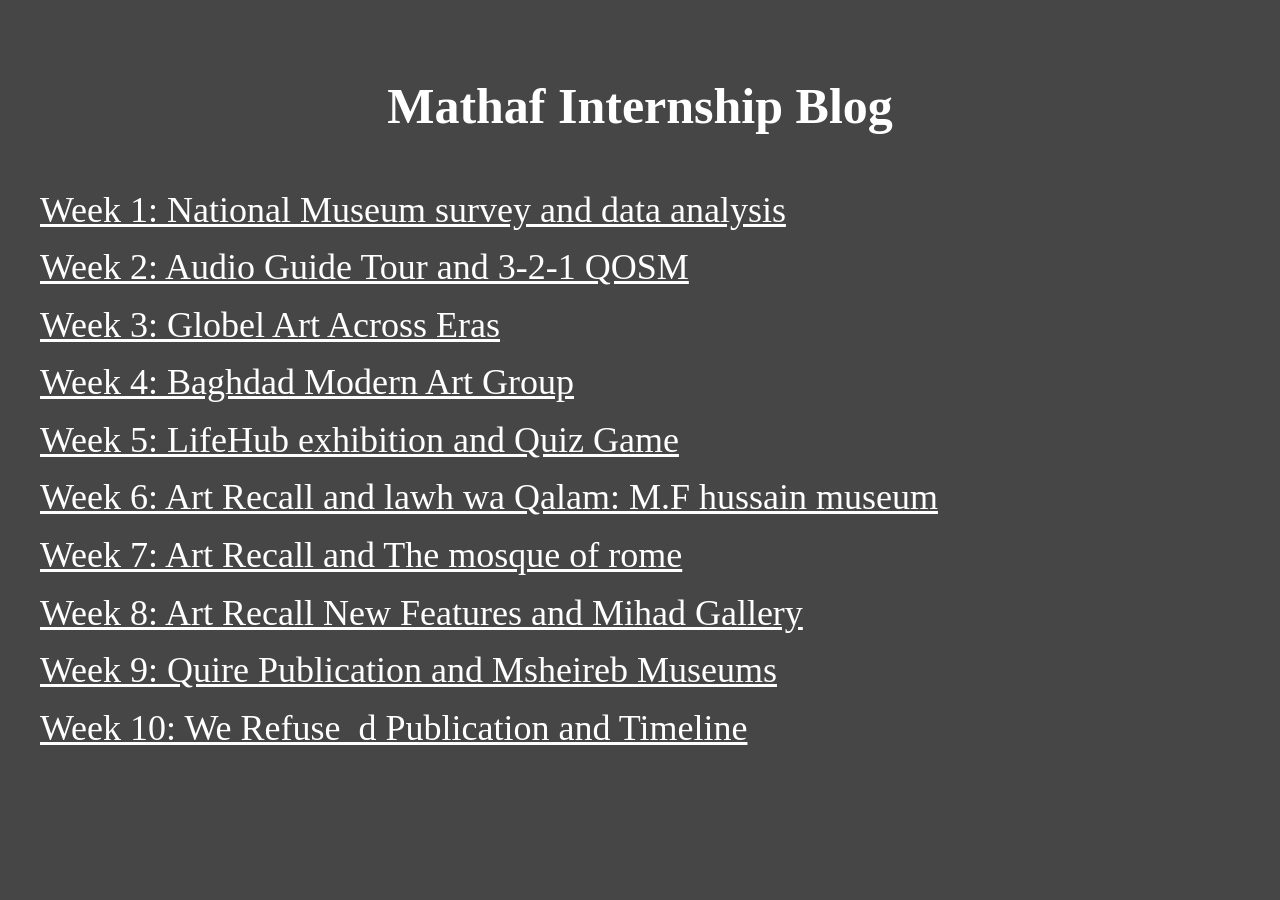
<file: index.html>
<!doctype html>
<html lang="en">
  <head>
    <meta charset="UTF-8" />
    <title>Mathaf Internship Blog</title>
    <!-- Link to your single global stylesheet -->
    <link rel="stylesheet" href="assests/css/style.css" />
  </head>
  <body class="index-page">
    <h1>Mathaf Internship Blog</h1>

    <ul>
      <li>
        <a href="week1.html"
          >Week 1: National Museum survey and data analysis</a
        >
      </li>

      <li>
        <a href="week2.html">Week 2: Audio Guide Tour and 3-2-1 QOSM</a>
      </li>

      <li>
        <a href="week3.html">Week 3: Globel Art Across Eras </a>
      </li>

      <li>
        <a href="week4.html">Week 4: Baghdad Modern Art Group </a>
      </li>

      <li>
           <a href="week5.html">
          Week 5: LifeHub exhibition and Quiz Game</a>
      </li>
      
      <li>
           <a href="week6.html">
          Week 6: Art Recall and lawh wa Qalam: M.F hussain museum</a>
      </li>

      <li>
           <a href="week7.html">
          Week 7: Art Recall and The mosque of rome</a>
      </li>

      <li>
           <a href="week8.html">
          Week 8: Art Recall New Features and Mihad Gallery</a>
      </li>
      
      <li>
           <a href="week9.html">
          Week 9: Quire Publication and Msheireb Museums</a>
      </li>

      <li>
           <a href="week10.html">
          Week 10: We Refuse_d Publication and Timeline</a>
      </li>
    </ul>
  </body>
</html>
</file>
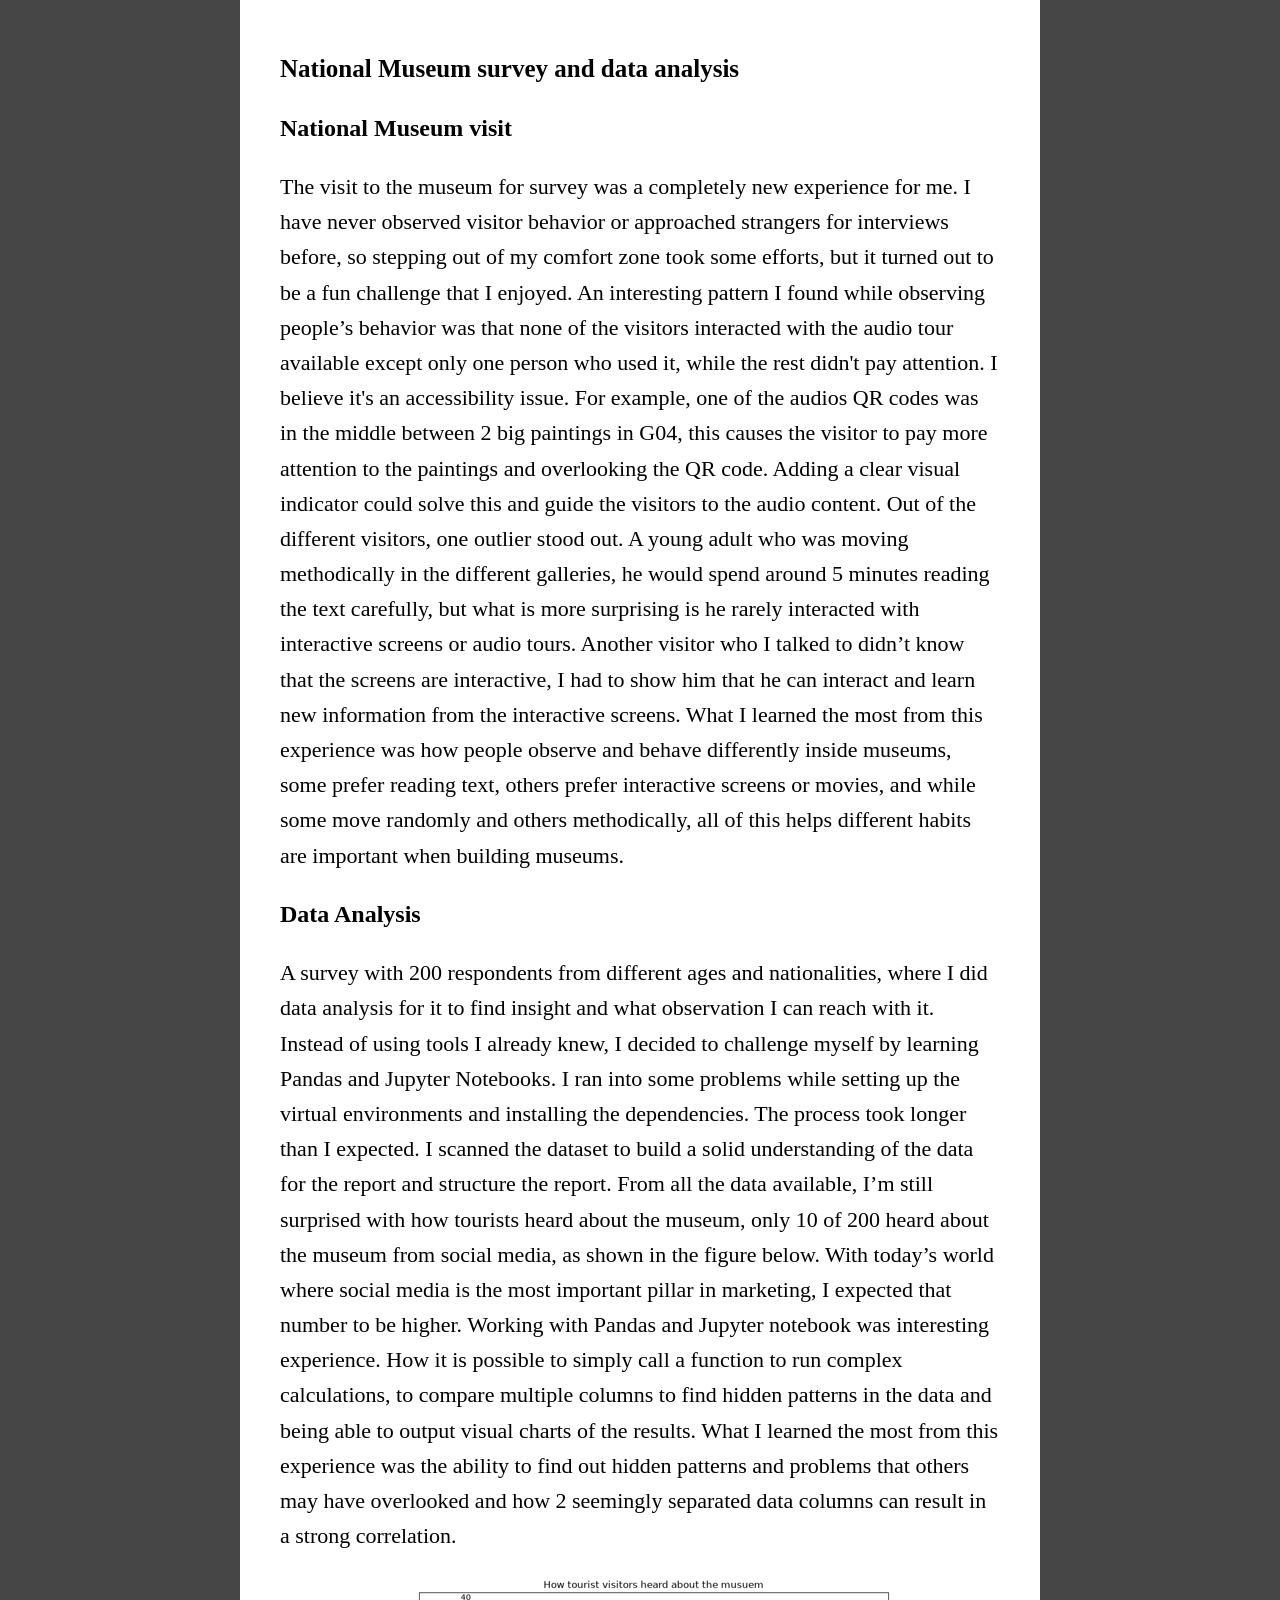
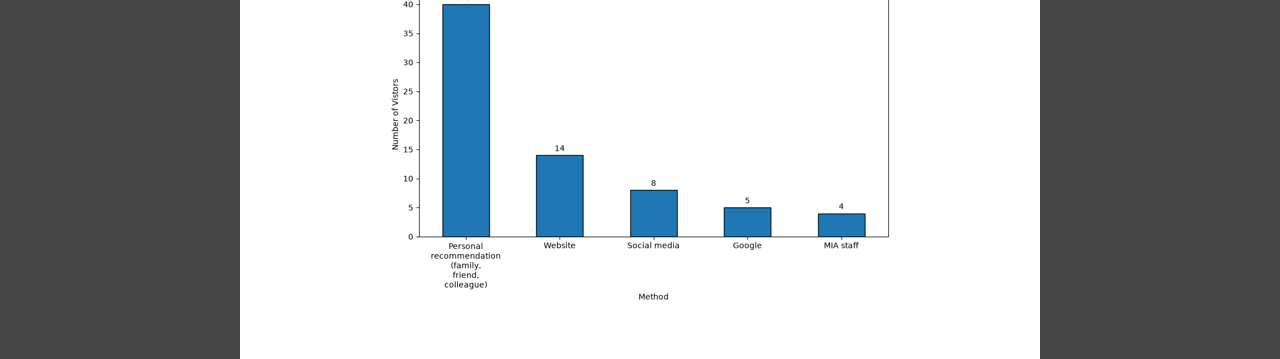
<file: week1.html>
<!doctype html>
<html lang="en">
  <head>
    <meta charset="UTF-8" />
    <title>National Museum survey and data analysis</title>
    <link rel="stylesheet" href="assests/css/style.css" />
  </head>
  <body>
    <h1>National Museum survey and data analysis</h1>

    <h2>National Museum visit</h2>
    <p>
      The visit to the museum for survey was a completely new experience for me.
      I have never observed visitor behavior or approached strangers for
      interviews before, so stepping out of my comfort zone took some efforts,
      but it turned out to be a fun challenge that I enjoyed. An interesting
      pattern I found while observing people’s behavior was that none of the
      visitors interacted with the audio tour available except only one person
      who used it, while the rest didn't pay attention. I believe it's an
      accessibility issue. For example, one of the audios QR codes was in the
      middle between 2 big paintings in G04, this causes the visitor to pay more
      attention to the paintings and overlooking the QR code. Adding a clear
      visual indicator could solve this and guide the visitors to the audio
      content. Out of the different visitors, one outlier stood out. A young
      adult who was moving methodically in the different galleries, he would
      spend around 5 minutes reading the text carefully, but what is more
      surprising is he rarely interacted with interactive screens or audio
      tours. Another visitor who I talked to didn’t know that the screens are
      interactive, I had to show him that he can interact and learn new
      information from the interactive screens. What I learned the most from
      this experience was how people observe and behave differently inside
      museums, some prefer reading text, others prefer interactive screens or
      movies, and while some move randomly and others methodically, all of this
      helps different habits are important when building museums.
    </p>

    <h2>Data Analysis</h2>
    <p>
      A survey with 200 respondents from different ages and nationalities, where
      I did data analysis for it to find insight and what observation I can
      reach with it. Instead of using tools I already knew, I decided to
      challenge myself by learning Pandas and Jupyter Notebooks. I ran into some
      problems while setting up the virtual environments and installing the
      dependencies. The process took longer than I expected. I scanned the
      dataset to build a solid understanding of the data for the report and
      structure the report. From all the data available, I’m still surprised
      with how tourists heard about the museum, only 10 of 200 heard about the
      museum from social media, as shown in the figure below. With today’s world
      where social media is the most important pillar in marketing, I expected
      that number to be higher. Working with Pandas and Jupyter notebook was
      interesting experience. How it is possible to simply call a function to
      run complex calculations, to compare multiple columns to find hidden
      patterns in the data and being able to output visual charts of the
      results. What I learned the most from this experience was the ability to
      find out hidden patterns and problems that others may have overlooked and
      how 2 seemingly separated data columns can result in a strong correlation.
    </p>
    <div class="center-img">
      <img src="images/week1/week1.png" alt="How tourist heard about the Museum" />
    </div>
  </body>
</html>
</file>
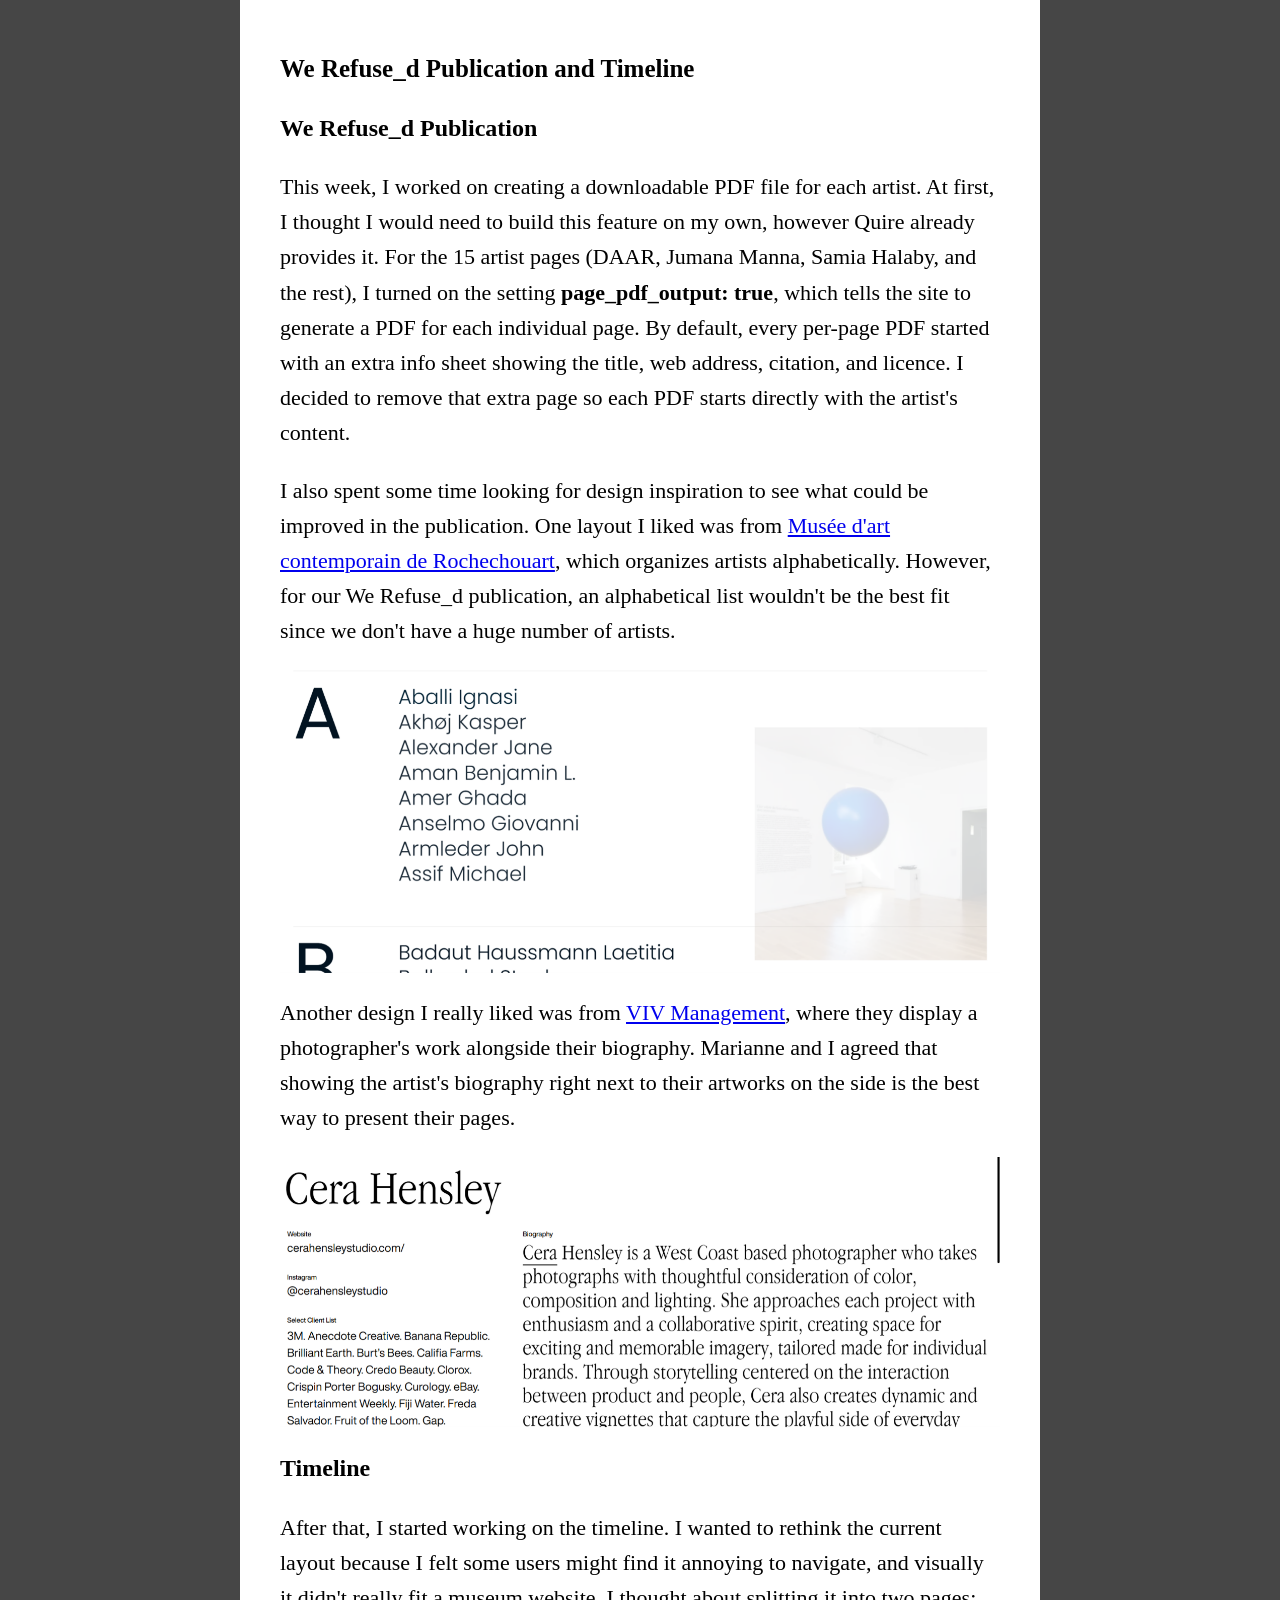
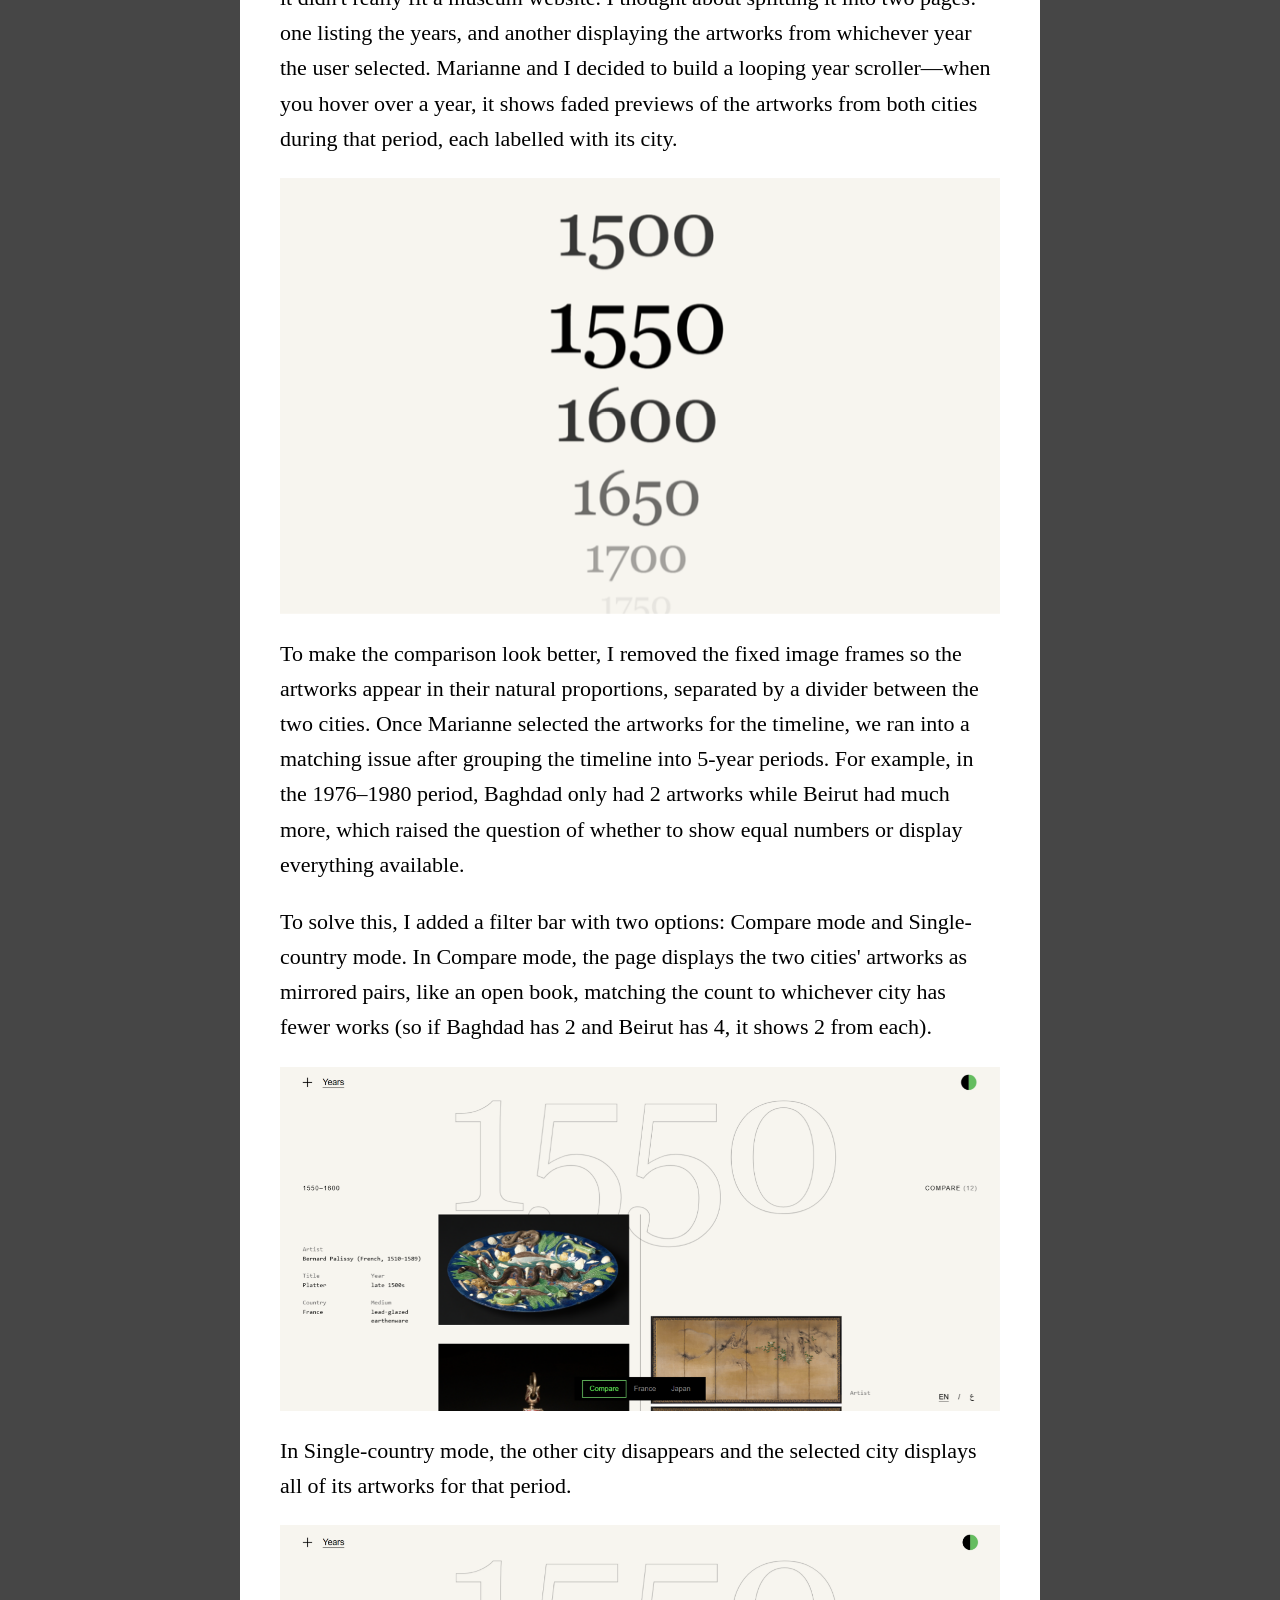
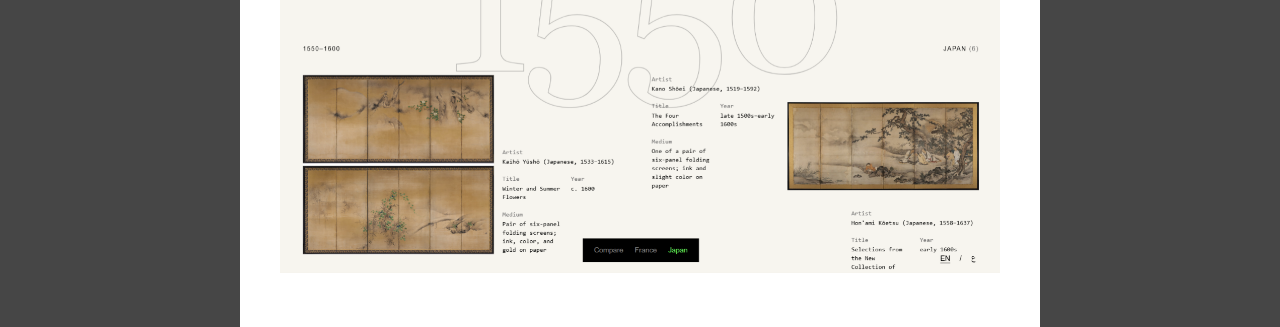
<file: week10.html>
<!doctype html>
<html lang="en">
  <head>
    <meta charset="UTF-8" />
    <title>We Refuse_d Publication</title>
    <link rel="stylesheet" href="assests/css/style.css" />
  </head>
  <body>
    <div class="decorative-icons" aria-hidden="true"></div>

    <h1>We Refuse_d Publication and Timeline</h1>

    <h2>We Refuse_d Publication</h2>

    <p>
      This week, I worked on creating a downloadable PDF file for each artist.
      At first, I thought I would need to build this feature on my own, however
      Quire already provides it. For the 15 artist pages (DAAR, Jumana Manna,
      Samia Halaby, and the rest), I turned on the setting
      <b>page_pdf_output: true</b>, which tells the site to generate a PDF for
      each individual page. By default, every per-page PDF started with an extra
      info sheet showing the title, web address, citation, and licence. I
      decided to remove that extra page so each PDF starts directly with the
      artist's content.
    </p>

    <p>
      I also spent some time looking for design inspiration to see what could be
      improved in the publication. One layout I liked was from
      <a href="https://musee-rochechouart.com/en/artistes/" target="_blank"
        >Musée d'art contemporain de Rochechouart</a
      >, which organizes artists alphabetically. However, for our We Refuse_d
      publication, an alphabetical list wouldn't be the best fit since we don't
      have a huge number of artists.
    </p>

    <p align="center">
      <img
        src="images/week10/week10-01.png"
        alt="Musée d'art contemporain de Rochechouart artists layout inspiration"
      />
    </p>

    <p>
      Another design I really liked was from
      <a href="https://vivmgmt.com/" target="_blank">VIV Management</a>, where
      they display a photographer's work alongside their biography. Marianne and
      I agreed that showing the artist's biography right next to their artworks
      on the side is the best way to present their pages.
    </p>

    <p align="center">
      <img
        src="images/week10/week10-02.png"
        alt="VIV Management biography and artwork layout inspiration"
      />
    </p>

    <h2>Timeline</h2>

    <p>
      After that, I started working on the timeline. I wanted to rethink the
      current layout because I felt some users might find it annoying to
      navigate, and visually it didn't really fit a museum website. I thought
      about splitting it into two pages: one listing the years, and another
      displaying the artworks from whichever year the user selected. Marianne
      and I decided to build a looping year scroller—when you hover over a year,
      it shows faded previews of the artworks from both cities during that
      period, each labelled with its city.
    </p>

    <p align="center">
      <img
        src="images/week10/week10-03.png"
        alt="Looping year scroller timeline preview"
      />
    </p>

    <p>
      To make the comparison look better, I removed the fixed image frames so
      the artworks appear in their natural proportions, separated by a divider
      between the two cities. Once Marianne selected the artworks for the
      timeline, we ran into a matching issue after grouping the timeline into
      5-year periods. For example, in the 1976–1980 period, Baghdad only had 2
      artworks while Beirut had much more, which raised the question of whether
      to show equal numbers or display everything available.
    </p>

    <p>
      To solve this, I added a filter bar with two options: Compare mode and
      Single-country mode. In Compare mode, the page displays the two cities'
      artworks as mirrored pairs, like an open book, matching the count to
      whichever city has fewer works (so if Baghdad has 2 and Beirut has 4, it
      shows 2 from each).
    </p>

    <p align="center">
      <img
        src="images/week10/week10-04.png"
        alt="Timeline Compare mode showing mirrored pairs"
      />
    </p>

    <p>
      In Single-country mode, the other city disappears and the selected city
      displays all of its artworks for that period.
    </p>

    <p align="center">
      <img src="images/week10/week10-05.png" />
    </p>
  </body>
</html>
</file>
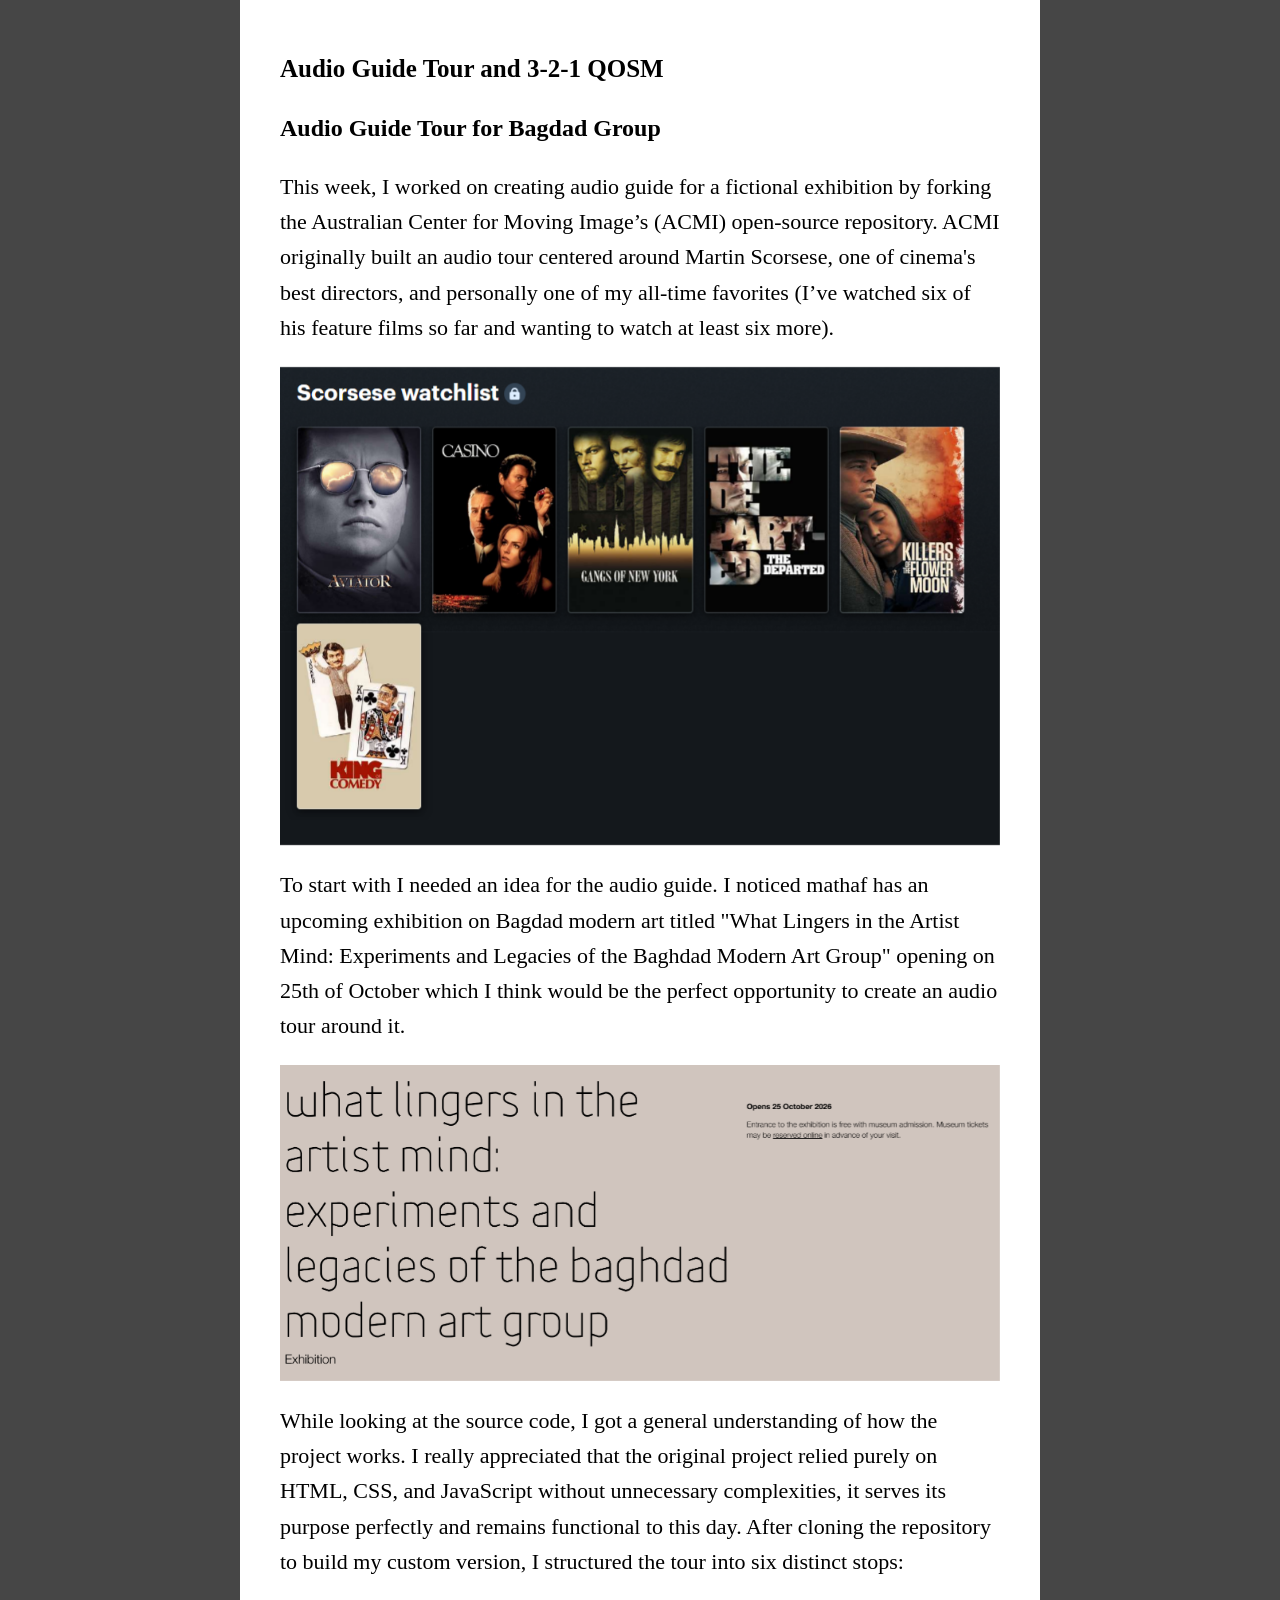
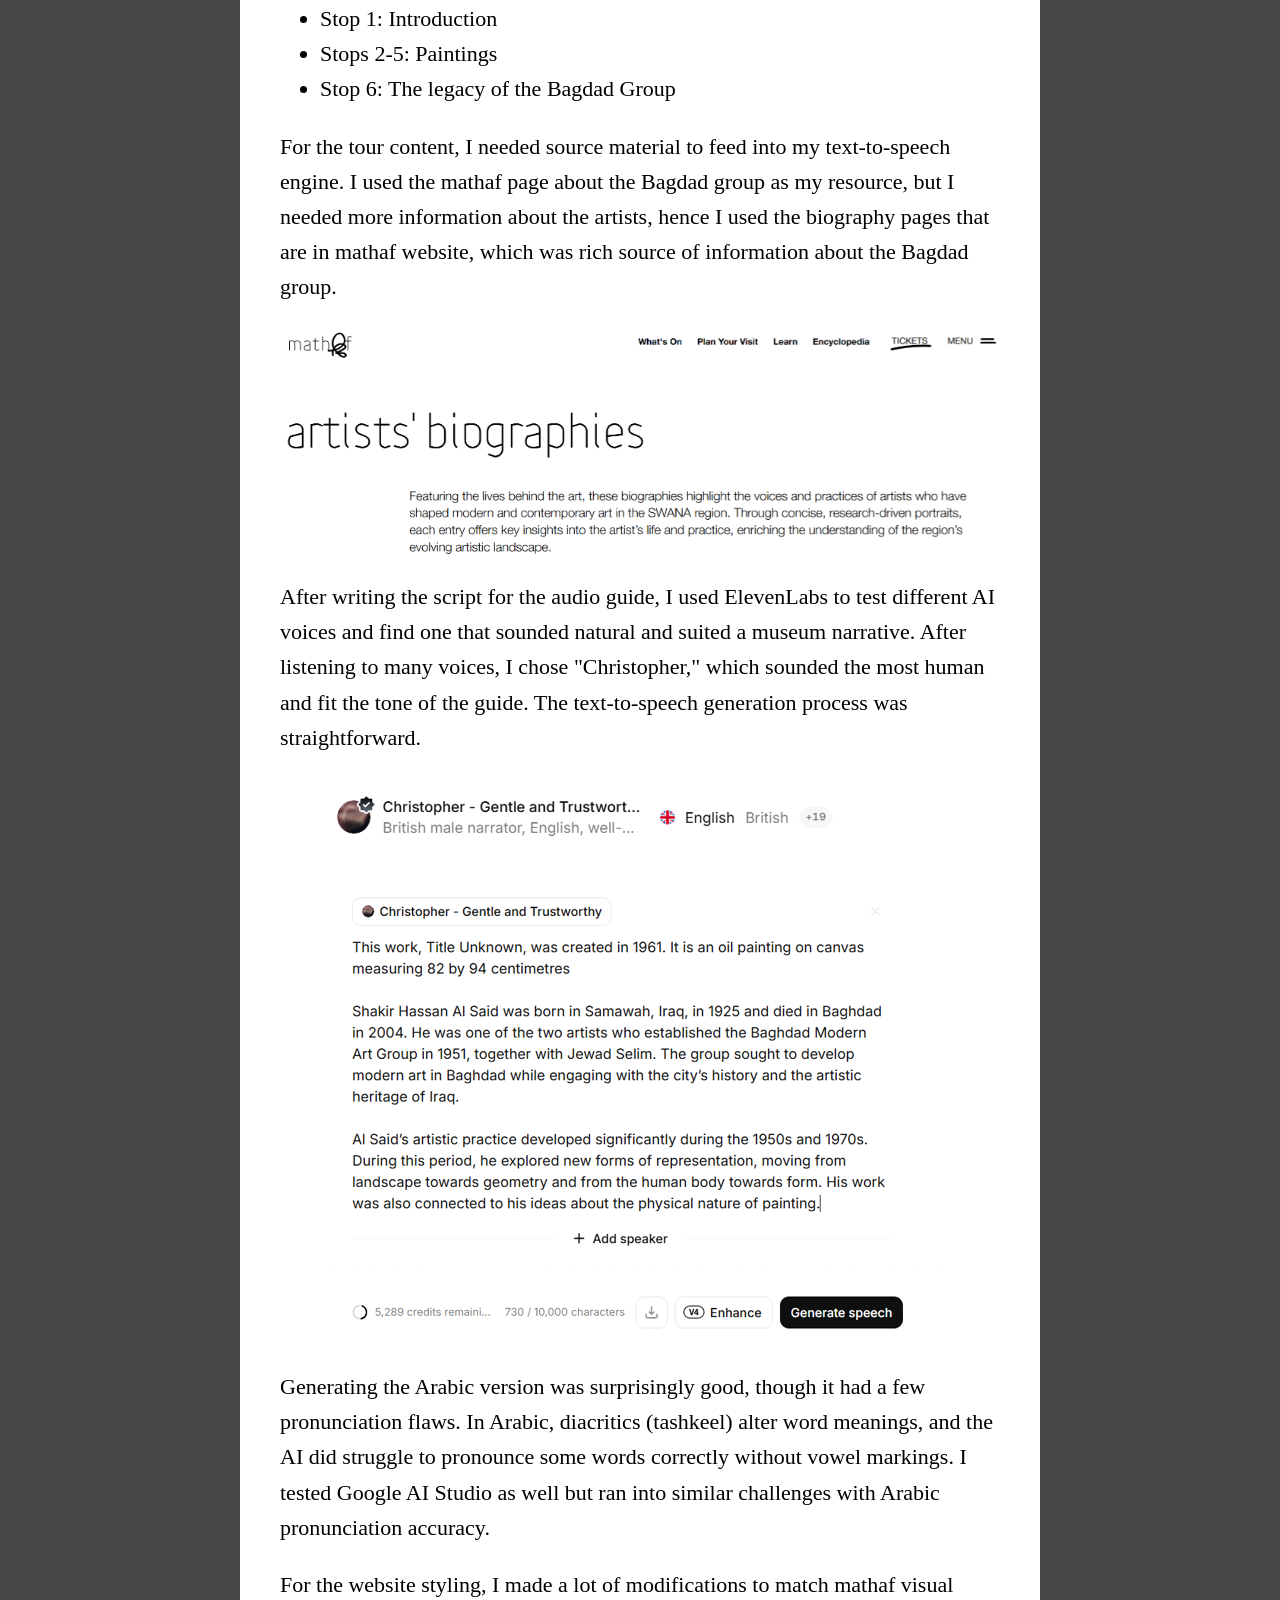
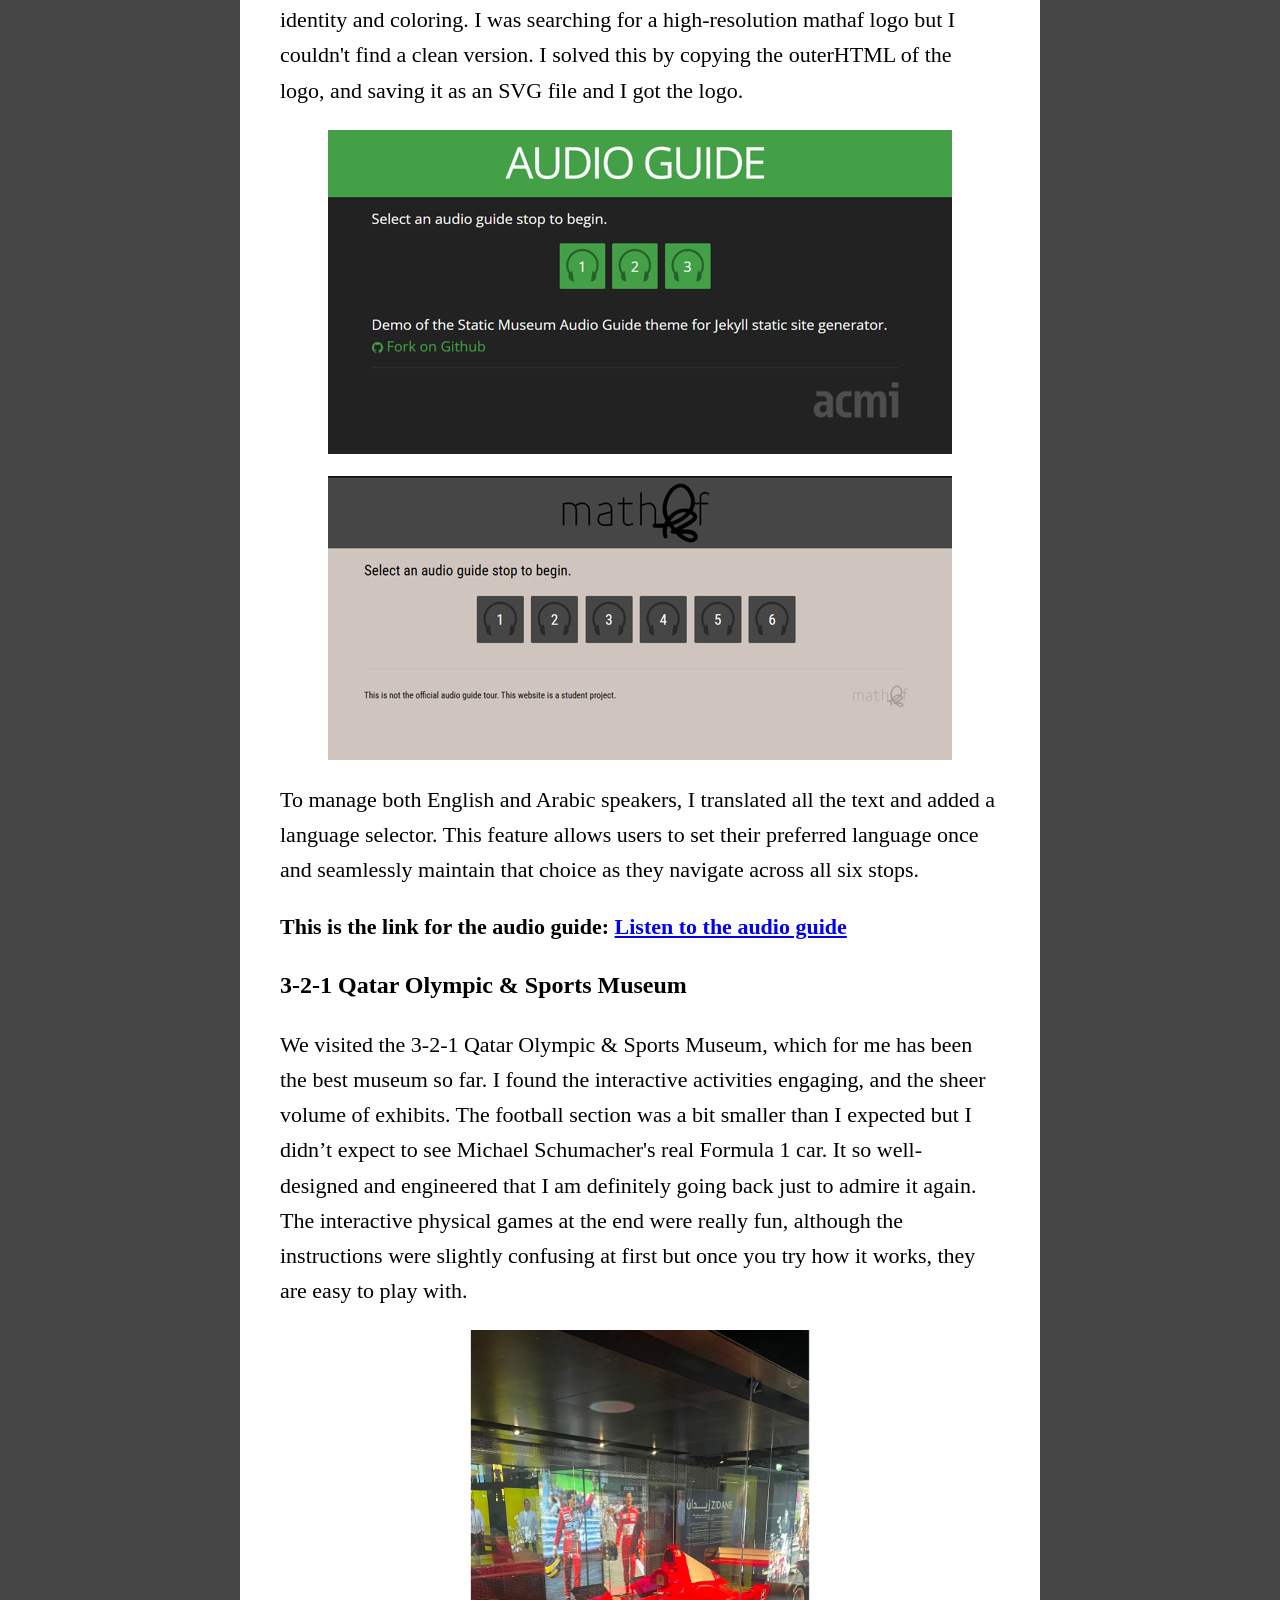
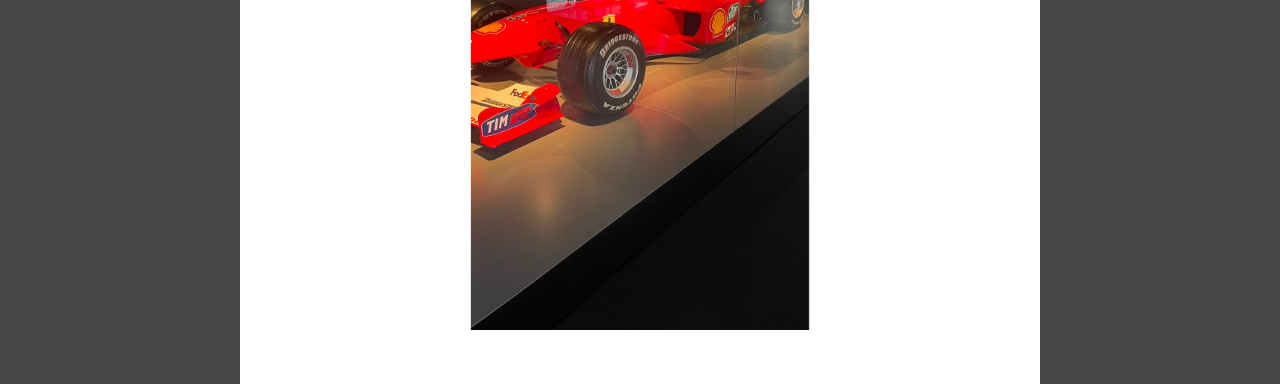
<file: week2.html>
<!doctype html>
<html lang="en">
  <head>
    <meta charset="UTF-8" />
    <title>Audio Guide Tour and 3-2-1 QOSM</title>
    <link rel="stylesheet" href="assests/css/style.css" />
  </head>
  <body>
    <div class="decorative-icons" aria-hidden="true"></div>

    <h1>Audio Guide Tour and 3-2-1 QOSM</h1>

    <h2>Audio Guide Tour for Bagdad Group</h2>

    <p>
      This week, I worked on creating audio guide for a fictional exhibition by
      forking the Australian Center for Moving Image’s (ACMI) open-source
      repository. ACMI originally built an audio tour centered around Martin
      Scorsese, one of cinema's best directors, and personally one of my
      all-time favorites (I’ve watched six of his feature films so far and
      wanting to watch at least six more).
    </p>

    <p align="center">
      <img src="images/week2/week2-02.png" alt="Scorsese Watchlist" />
    </p>

    <p>
      To start with I needed an idea for the audio guide. I noticed mathaf has
      an upcoming exhibition on Bagdad modern art titled "What Lingers in the
      Artist Mind: Experiments and Legacies of the Baghdad Modern Art Group"
      opening on 25th of October which I think would be the perfect opportunity
      to create an audio tour around it.
    </p>

    <p align="center">
      <img src="images/week2/week2-01.png" alt="Opening date for Bagdad exhibition" />
    </p>

    <p>
      While looking at the source code, I got a general understanding of how the
      project works. I really appreciated that the original project relied
      purely on HTML, CSS, and JavaScript without unnecessary complexities, it
      serves its purpose perfectly and remains functional to this day. After
      cloning the repository to build my custom version, I structured the tour
      into six distinct stops:
    </p>
    <ul>
      <li>Stop 1: Introduction</li>
      <li>Stops 2-5: Paintings</li>
      <li>Stop 6: The legacy of the Bagdad Group</li>
    </ul>
    <p>
      For the tour content, I needed source material to feed into my
      text-to-speech engine. I used the mathaf page about the Bagdad group as my
      resource, but I needed more information about the artists, hence I used
      the biography pages that are in mathaf website, which was rich source of
      information about the Bagdad group.
    </p>

    <p align="center">
      <img src="images/week2/week2-03.png" alt="Opening date for Bagdad exhibition" />
    </p>

    <p>
      After writing the script for the audio guide, I used ElevenLabs to test
      different AI voices and find one that sounded natural and suited a museum
      narrative. After listening to many voices, I chose "Christopher," which
      sounded the most human and fit the tone of the guide. The text-to-speech
      generation process was straightforward.
    </p>
    <p align="center">
      <img src="images/week2/week2-04.png" alt="Opening date for Bagdad exhibition" />
    </p>

    <p align="center">
      <img src="images/week2/week2-05.png" alt="Opening date for Bagdad exhibition" />
    </p>

    <p>
      Generating the Arabic version was surprisingly good, though it had a few
      pronunciation flaws. In Arabic, diacritics (tashkeel) alter word meanings,
      and the AI did struggle to pronounce some words correctly without vowel
      markings. I tested Google AI Studio as well but ran into similar
      challenges with Arabic pronunciation accuracy.
    </p>

    <p>
      For the website styling, I made a lot of modifications to match mathaf
      visual identity and coloring. I was searching for a high-resolution mathaf
      logo but I couldn't find a clean version. I solved this by copying the
      outerHTML of the logo, and saving it as an SVG file and I got the logo.
    </p>

    <p align="center">
      <img src="images/week2/week2-06.png" alt="Opening date for Bagdad exhibition" />
    </p>
    <p align="center">
      <img src="images/week2/week2-07.png" alt="Opening date for Bagdad exhibition" />
    </p>

    <p>
      To manage both English and Arabic speakers, I translated all the text and
      added a language selector. This feature allows users to set their
      preferred language once and seamlessly maintain that choice as they
      navigate across all six stops.
    </p>

    <p>
      <strong>This is the link for the audio guide:</strong>
      <a href="https://otba-qm-audioguide.github.io/" target="_blank">
        <strong>Listen to the audio guide</strong>
      </a>
    </p>


    <h2>3-2-1 Qatar Olympic & Sports Museum</h2>

    <p>
      We visited the 3-2-1 Qatar Olympic & Sports Museum, which for me has been
      the best museum so far. I found the interactive activities engaging, and
      the sheer volume of exhibits. The football section was a bit smaller than
      I expected but I didn’t expect to see Michael Schumacher's real Formula 1
      car. It so well-designed and engineered that I am definitely going back
      just to admire it again. The interactive physical games at the end were
      really fun, although the instructions were slightly confusing at first but
      once you try how it works, they are easy to play with.
    </p>
    <p align="center">
      <img
        src="images/week2/week2-08.jpeg"
        alt="Opening date for Bagdad exhibition"
      />
    </p>

    <script>
      const iconContainer = document.querySelector(".decorative-icons");
      const iconPaths = [
        "images/Icons/headphones-red.png",
        "images/Icons/headphones-light.png",
        "images/Icons/headphones-green.png",
        "images/Icons/f1.png",
      ];

      function placeIcons() {
        iconContainer.replaceChildren();

        const gutterWidth = (window.innerWidth - document.body.offsetWidth) / 2;
        if (gutterWidth < 70) {
          return;
        }

        for (let index = 0; index < 40; index += 1) {
          const icon = document.createElement("img");
          const size = 28 + Math.random() * 36;
          const side = Math.random() < 0.5 ? "left" : "right";

          icon.src = iconPaths[index % iconPaths.length];
          icon.alt = "";
          icon.style.width = `${size}px`;
          icon.style.top = `${Math.random() * 100}vh`;
          icon.style[side] =
            `${Math.random() * Math.max(gutterWidth - size, 0)}px`;
          icon.style.opacity = `${0.3 + Math.random() * 0.35}`;
          icon.style.transform = `rotate(${Math.random() * 50 - 25}deg)`;
          iconContainer.appendChild(icon);
        }
      }

      placeIcons();
      window.addEventListener("resize", placeIcons);
    </script>
  </body>
</html>
</file>
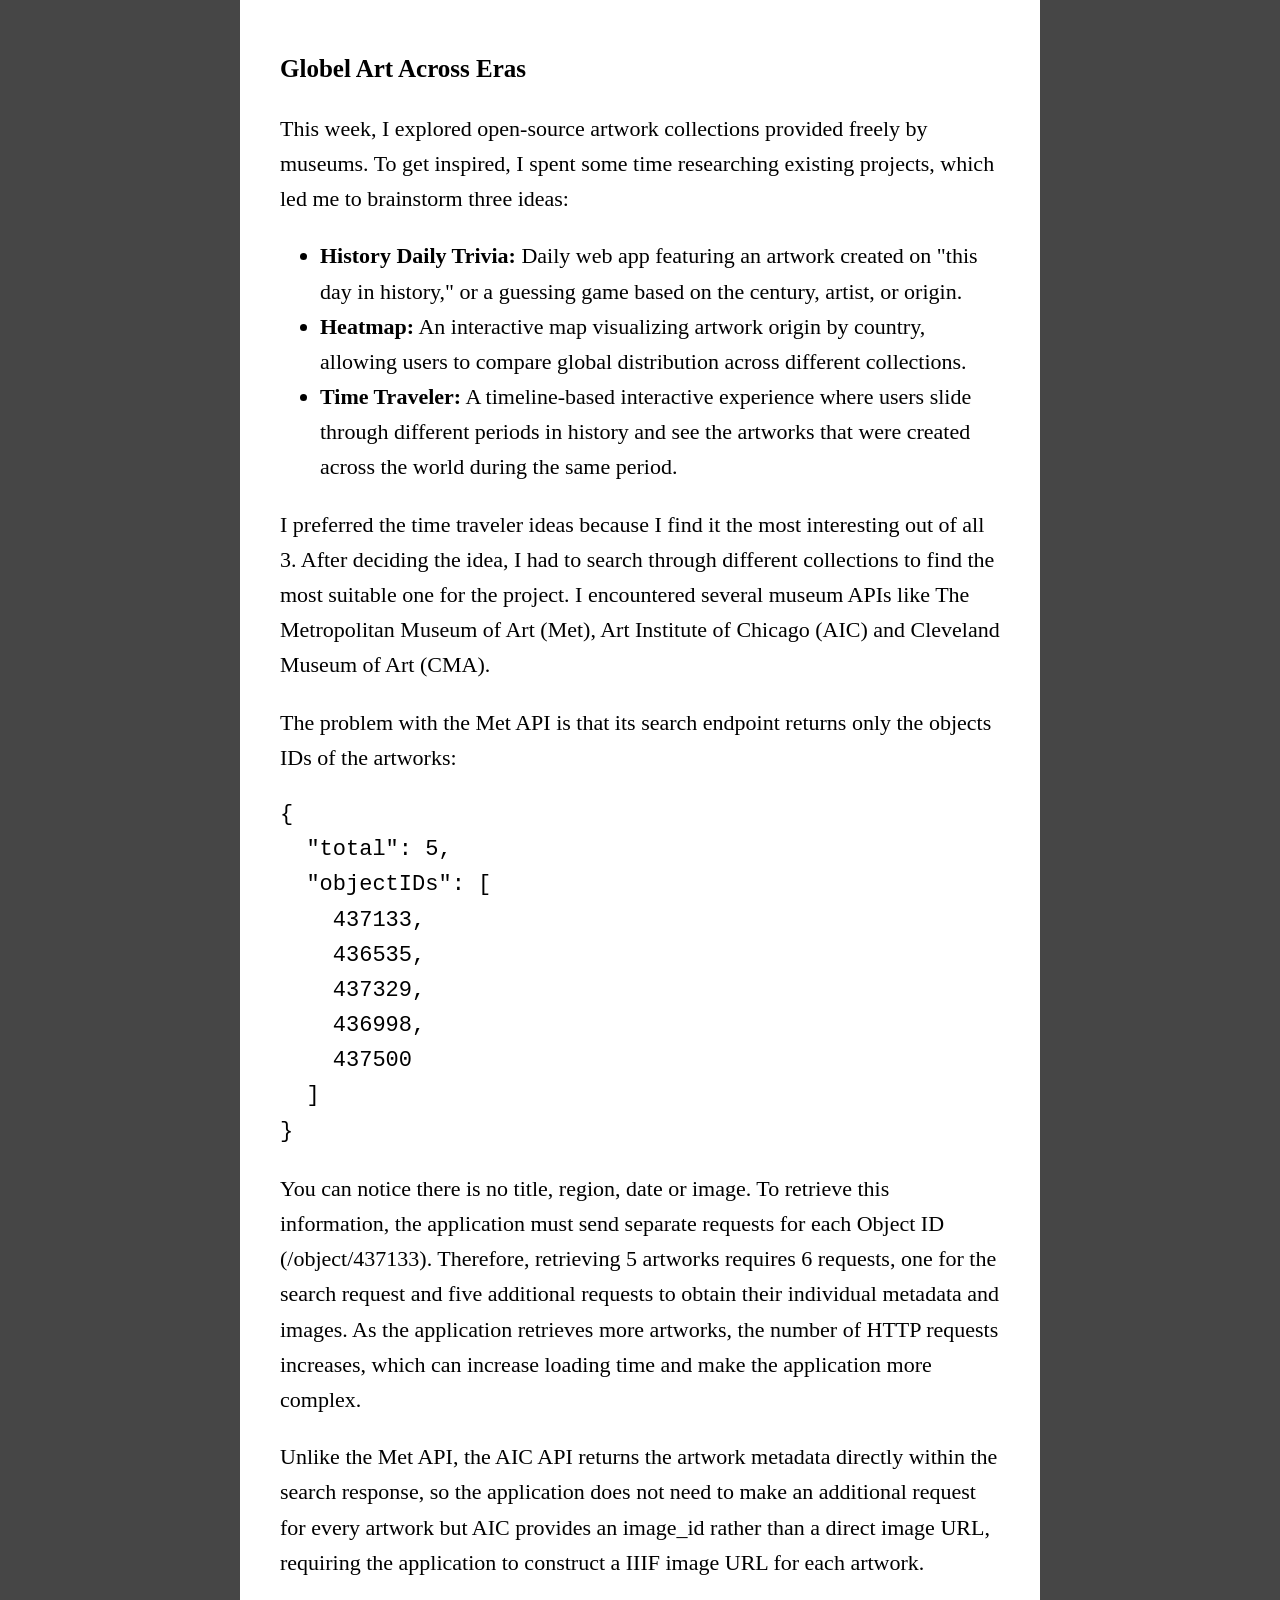
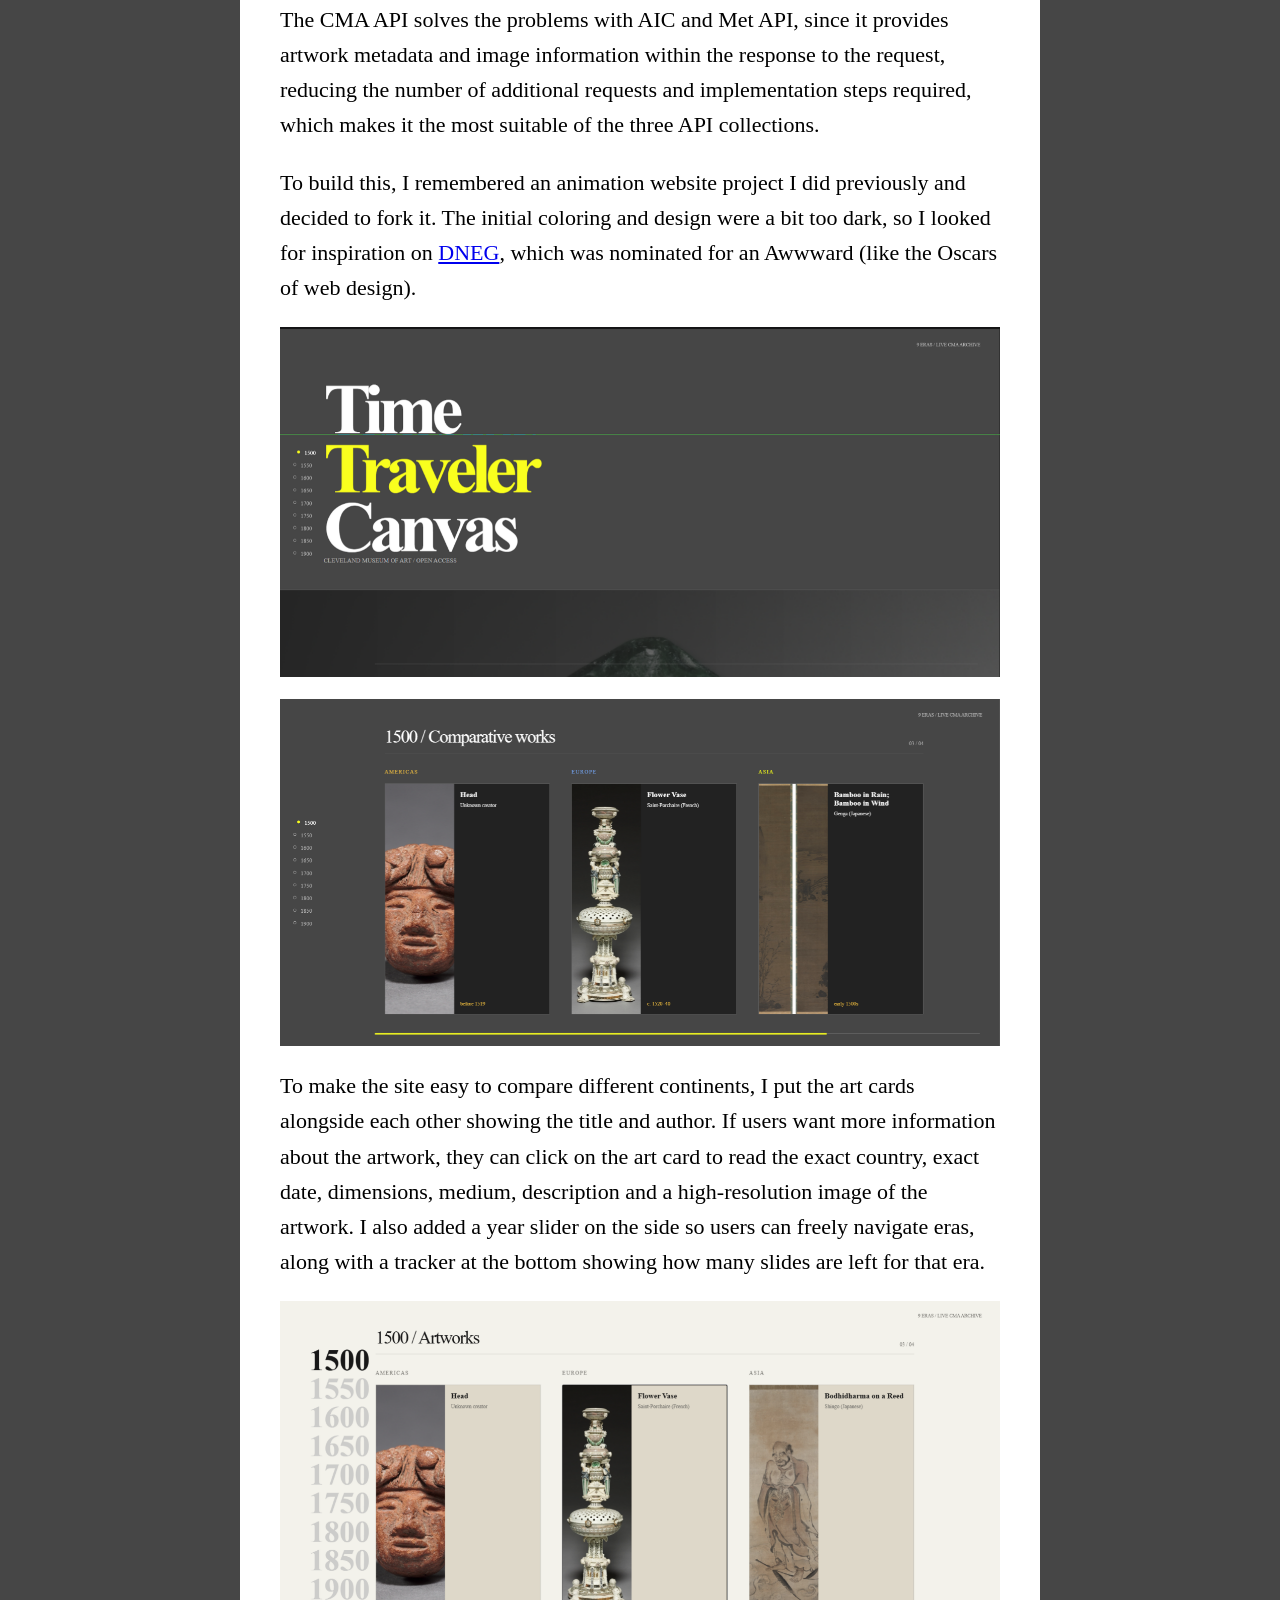
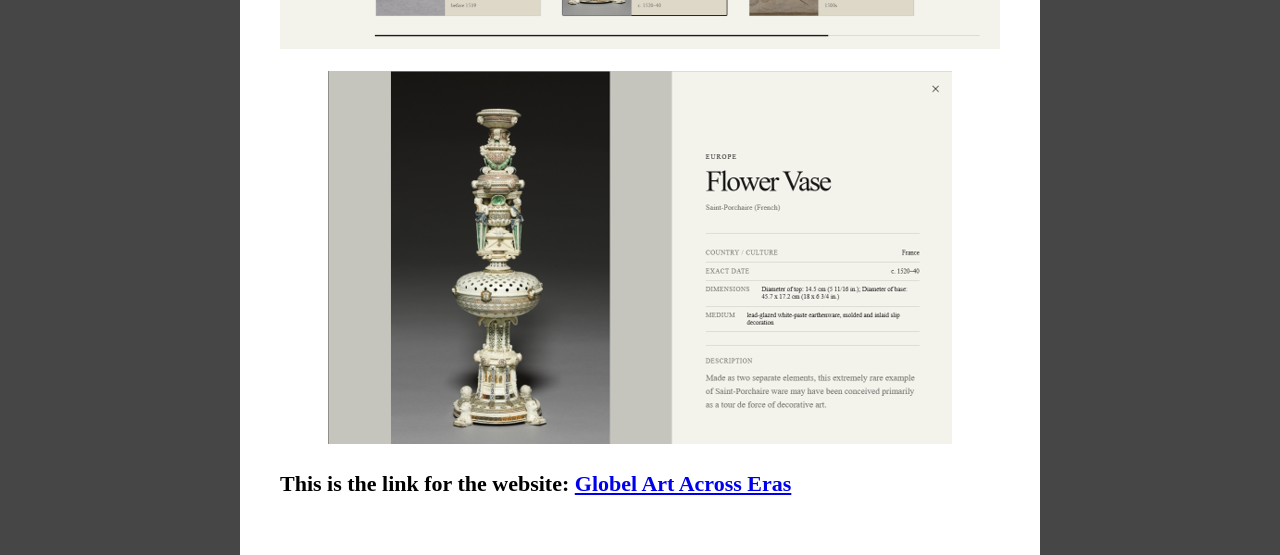
<file: week3.html>
<!doctype html>
<html lang="en">
  <head>
    <meta charset="UTF-8" />
    <title>Globel Art Across Eras</title>
    <link rel="stylesheet" href="assests/css/style.css" />
  </head>
  <body>
    <div class="decorative-icons" aria-hidden="true"></div>

    <h1>Globel Art Across Eras</h1>

    <p>
      This week, I explored open-source artwork collections provided freely by
      museums. To get inspired, I spent some time researching existing projects,
      which led me to brainstorm three ideas:
    </p>
    <ul>
      <li>
        <strong>History Daily Trivia:</strong> Daily web app featuring an
        artwork created on "this day in history," or a guessing game based on
        the century, artist, or origin.
      </li>
      <li>
        <strong>Heatmap:</strong> An interactive map visualizing artwork origin
        by country, allowing users to compare global distribution across
        different collections.
      </li>
      <li>
        <strong>Time Traveler:</strong> A timeline-based interactive experience
        where users slide through different periods in history and see the
        artworks that were created across the world during the same period.
      </li>
    </ul>
    <p>
      I preferred the time traveler ideas because I find it the most interesting
      out of all 3. After deciding the idea, I had to search through different
      collections to find the most suitable one for the project. I encountered
      several museum APIs like The Metropolitan Museum of Art (Met), Art
      Institute of Chicago (AIC) and Cleveland Museum of Art (CMA).
    </p>

    <p>
      The problem with the Met API is that its search endpoint returns only the
      objects IDs of the artworks:
    </p>

    <pre id="json"></pre>
    <script>
      const data = {
        total: 5,
        objectIDs: [437133, 436535, 437329, 436998, 437500],
      };

      document.getElementById("json").textContent = JSON.stringify(
        data,
        null,
        2,
      );
    </script>

    <p>
      You can notice there is no title, region, date or image. To retrieve this
      information, the application must send separate requests for each Object
      ID (/object/437133). Therefore, retrieving 5 artworks requires 6 requests,
      one for the search request and five additional requests to obtain their
      individual metadata and images. As the application retrieves more
      artworks, the number of HTTP requests increases, which can increase
      loading time and make the application more complex.
    </p>

    <p>
      Unlike the Met API, the AIC API returns the artwork metadata directly
      within the search response, so the application does not need to make an
      additional request for every artwork but AIC provides an image_id rather
      than a direct image URL, requiring the application to construct a IIIF
      image URL for each artwork.
    </p>

    <p>
      The CMA API solves the problems with AIC and Met API, since it provides
      artwork metadata and image information within the response to the request,
      reducing the number of additional requests and implementation steps
      required, which makes it the most suitable of the three API collections.
    </p>

    <p>
      To build this, I remembered an animation website project I did previously
      and decided to fork it. The initial coloring and design were a bit too
      dark, so I looked for inspiration on <a href="http://dneg.com/">DNEG</a>, which was nominated for an
      Awwward (like the Oscars of web design).
    </p>

    <p align="center">
      <img src="images/week3/week3-01.png" alt="Opening date for Bagdad exhibition" />
    </p>
    <p align="center">
      <img src="images/week3/week3-02.png" alt="Opening date for Bagdad exhibition" />
    </p>

    

    <p>
      To make the site easy to compare different continents, I put the art cards
      alongside each other showing the title and author. If users want more
      information about the artwork, they can click on the art card to read the
      exact country, exact date, dimensions, medium, description and a
      high-resolution image of the artwork. I also added a year slider on the
      side so users can freely navigate eras, along with a tracker at the bottom
      showing how many slides are left for that era.
    </p>
    <p align="center">
      <img
        src="images/week3/week3-03.png"
        alt="Opening date for Bagdad exhibition"
      />
    </p>
    <p align="center">
      <img
        src="images/week3/week3-04.png"
        alt="Opening date for Bagdad exhibition"
      />
    </p>

    <p>
      <strong>This is the link for the website:</strong>
      <a href="https://globel-art-across-eras.vercel.app/" target="_blank">
        <strong>Globel Art Across Eras</strong>
      </a>
    </p>

    
  </body>
</html>
</file>
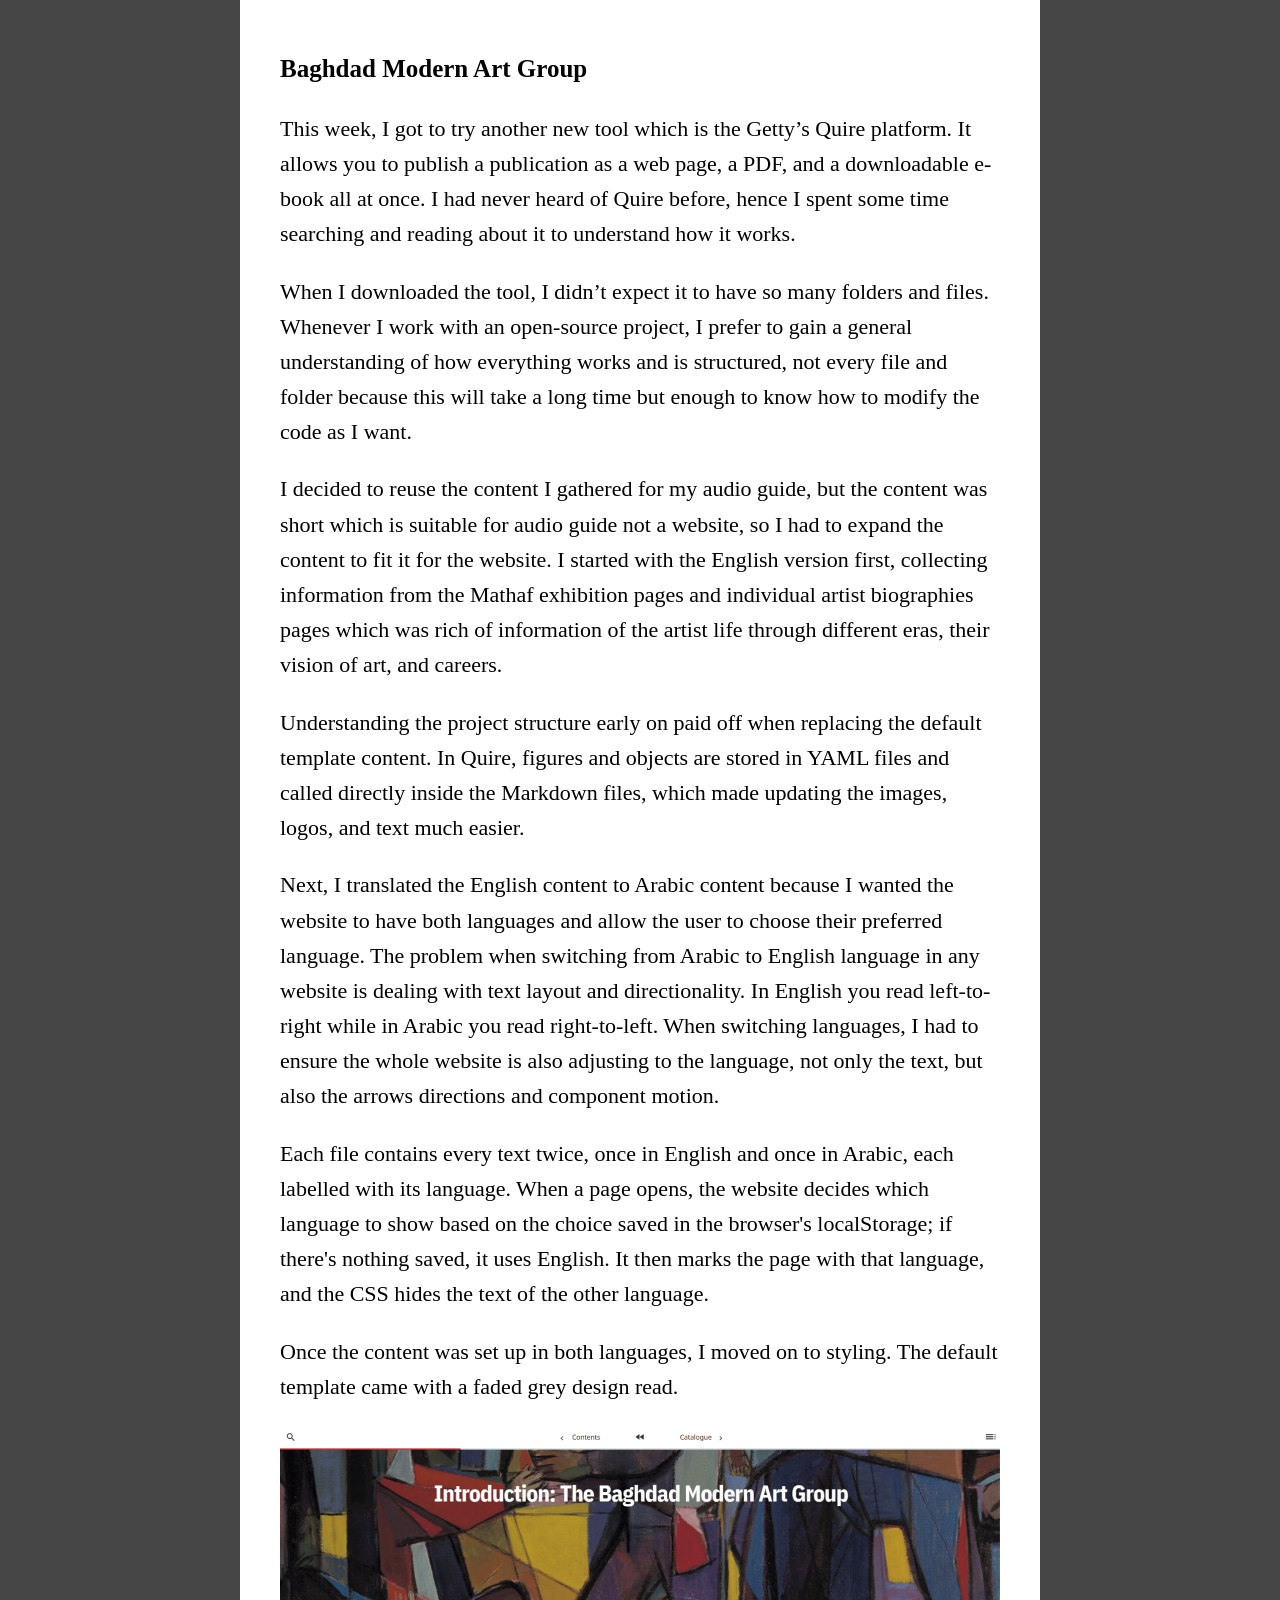
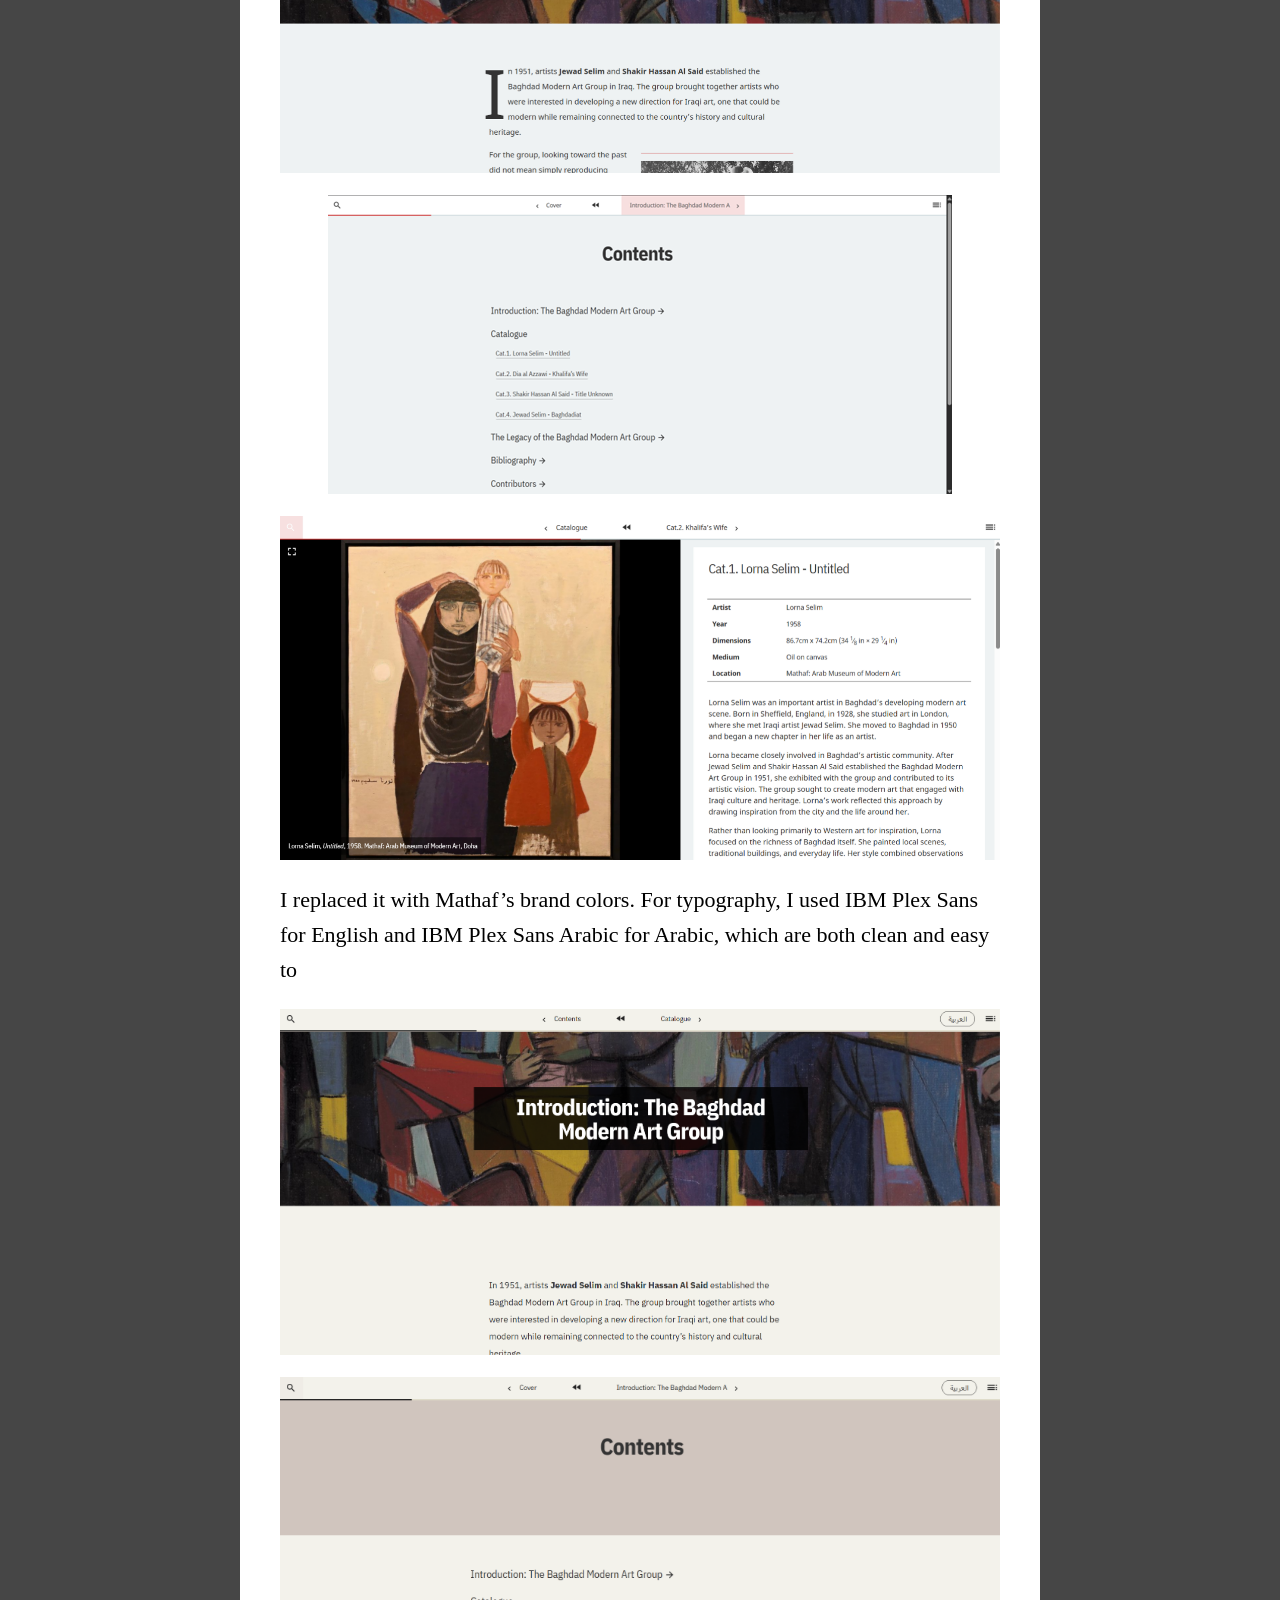
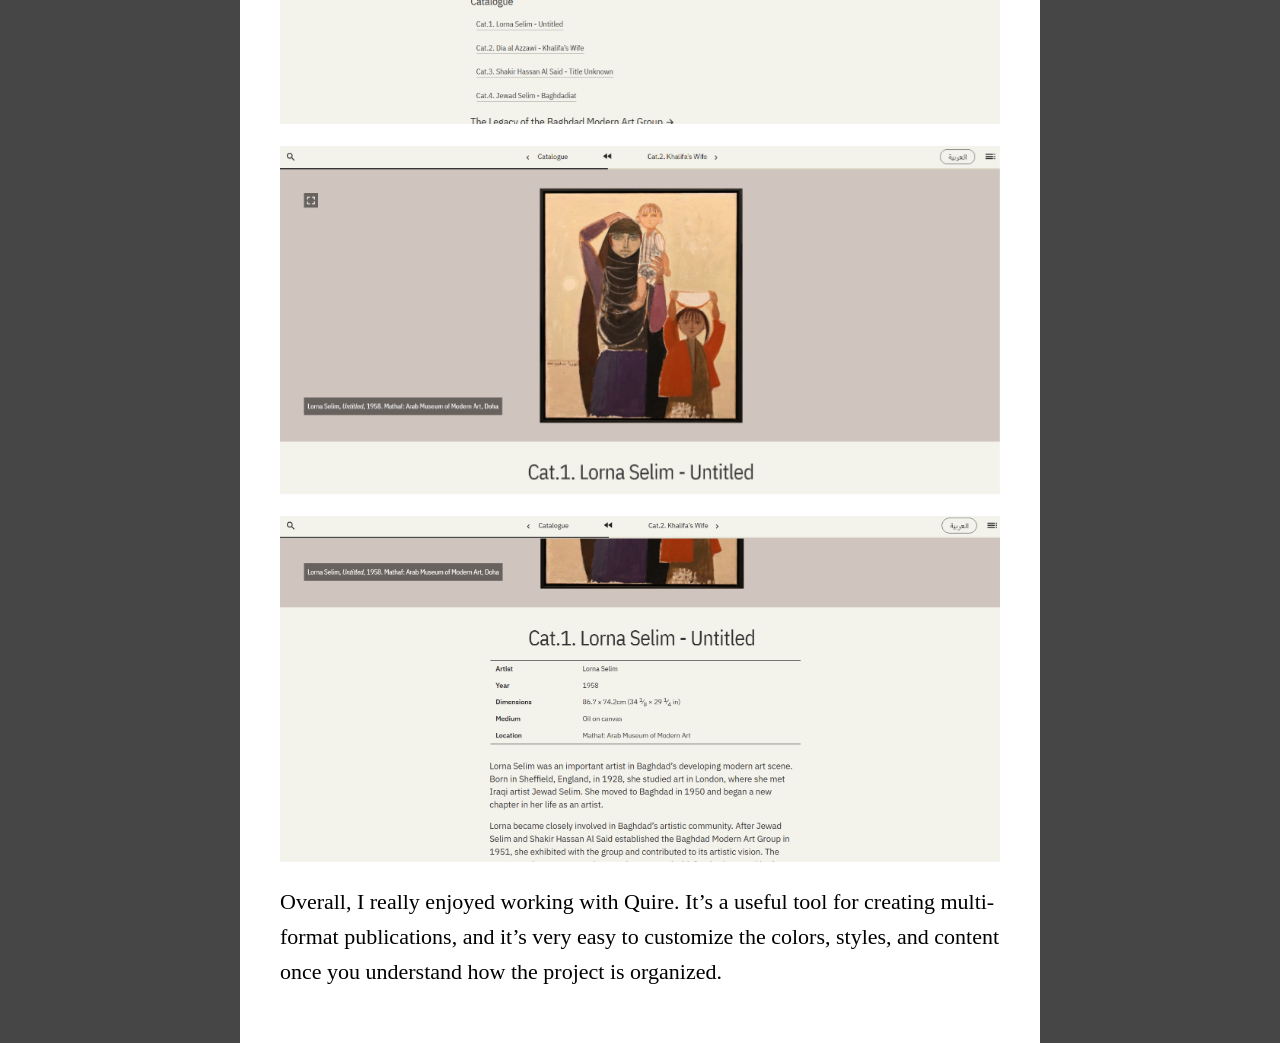
<file: week4.html>
<!doctype html>
<html lang="en">
  <head>
    <meta charset="UTF-8" />
    <title>Baghdad Modern Art Group</title>
    <link rel="stylesheet" href="assests/css/style.css" />
  </head>
  <body>
    <div class="decorative-icons" aria-hidden="true"></div>

    <h1>Baghdad Modern Art Group </h1>

    <p>
      This week, I got to try another new tool which is the Getty’s Quire
      platform. It allows you to publish a publication as a web page, a PDF, and
      a downloadable e-book all at once. I had never heard of Quire before,
      hence I spent some time searching and reading about it to understand how
      it works.
    </p>

    <p>
      When I downloaded the tool, I didn’t expect it to have so many folders and
      files. Whenever I work with an open-source project, I prefer to gain a
      general understanding of how everything works and is structured, not every
      file and folder because this will take a long time but enough to know how
      to modify the code as I want.
    </p>

    <p>
      I decided to reuse the content I gathered for my audio guide, but the
      content was short which is suitable for audio guide not a website, so I
      had to expand the content to fit it for the website. I started with the
      English version first, collecting information from the Mathaf exhibition
      pages and individual artist biographies pages which was rich of
      information of the artist life through different eras, their vision of
      art, and careers.
    </p>

    <p>
      Understanding the project structure early on paid off when replacing the
      default template content. In Quire, figures and objects are stored in YAML
      files and called directly inside the Markdown files, which made updating
      the images, logos, and text much easier.
    </p>

    <p>
      Next, I translated the English content to Arabic content because I wanted
      the website to have both languages and allow the user to choose their
      preferred language. The problem when switching from Arabic to English
      language in any website is dealing with text layout and directionality. In
      English you read left-to-right while in Arabic you read right-to-left.
      When switching languages, I had to ensure the whole website is also
      adjusting to the language, not only the text, but also the arrows
      directions and component motion.
    </p>

    <p>
      Each file contains every text twice, once in English and once in Arabic,
      each labelled with its language. When a page opens, the website decides
      which language to show based on the choice saved in the
      browser's localStorage; if there's nothing saved, it uses English. It then
      marks the page with that language, and the CSS hides the text of the other
      language.
    </p>

    <p>
      Once the content was set up in both languages, I moved on to styling. The
      default template came with a faded grey design read.
    </p>

    <p align="center">
      <img src="images/week4/week4-01.png" alt="Opening date for Bagdad exhibition" />
    </p>
    <p align="center">
      <img src="images/week4/week4-02.png" alt="Opening date for Bagdad exhibition" />
    </p>
    <p align="center">
      <img src="images/week4/week4-03.png" alt="Opening date for Bagdad exhibition" />
    </p>

    <p>
      I replaced it with Mathaf’s brand colors. For typography, I used IBM Plex
      Sans for English and IBM Plex Sans Arabic for Arabic, which are both clean
      and easy to
    </p>

    <p align="center">
      <img src="images/week4/week4-04.png" alt="Opening date for Bagdad exhibition" />
    </p>
    <p align="center">
      <img src="images/week4/week4-05.png" alt="Opening date for Bagdad exhibition" />
    </p>
    <p align="center">
      <img src="images/week4/week4-06.png" alt="Opening date for Bagdad exhibition" />
    </p>
    <p align="center">
      <img src="images/week4/week4-07.png" alt="Opening date for Bagdad exhibition" />
    </p>
    
    <p>
      Overall, I really enjoyed working with Quire. It’s a useful tool for
      creating multi-format publications, and it’s very easy to customize the
      colors, styles, and content once you understand how the project is
      organized.
    </p>

    
  </body>
</html>
</file>
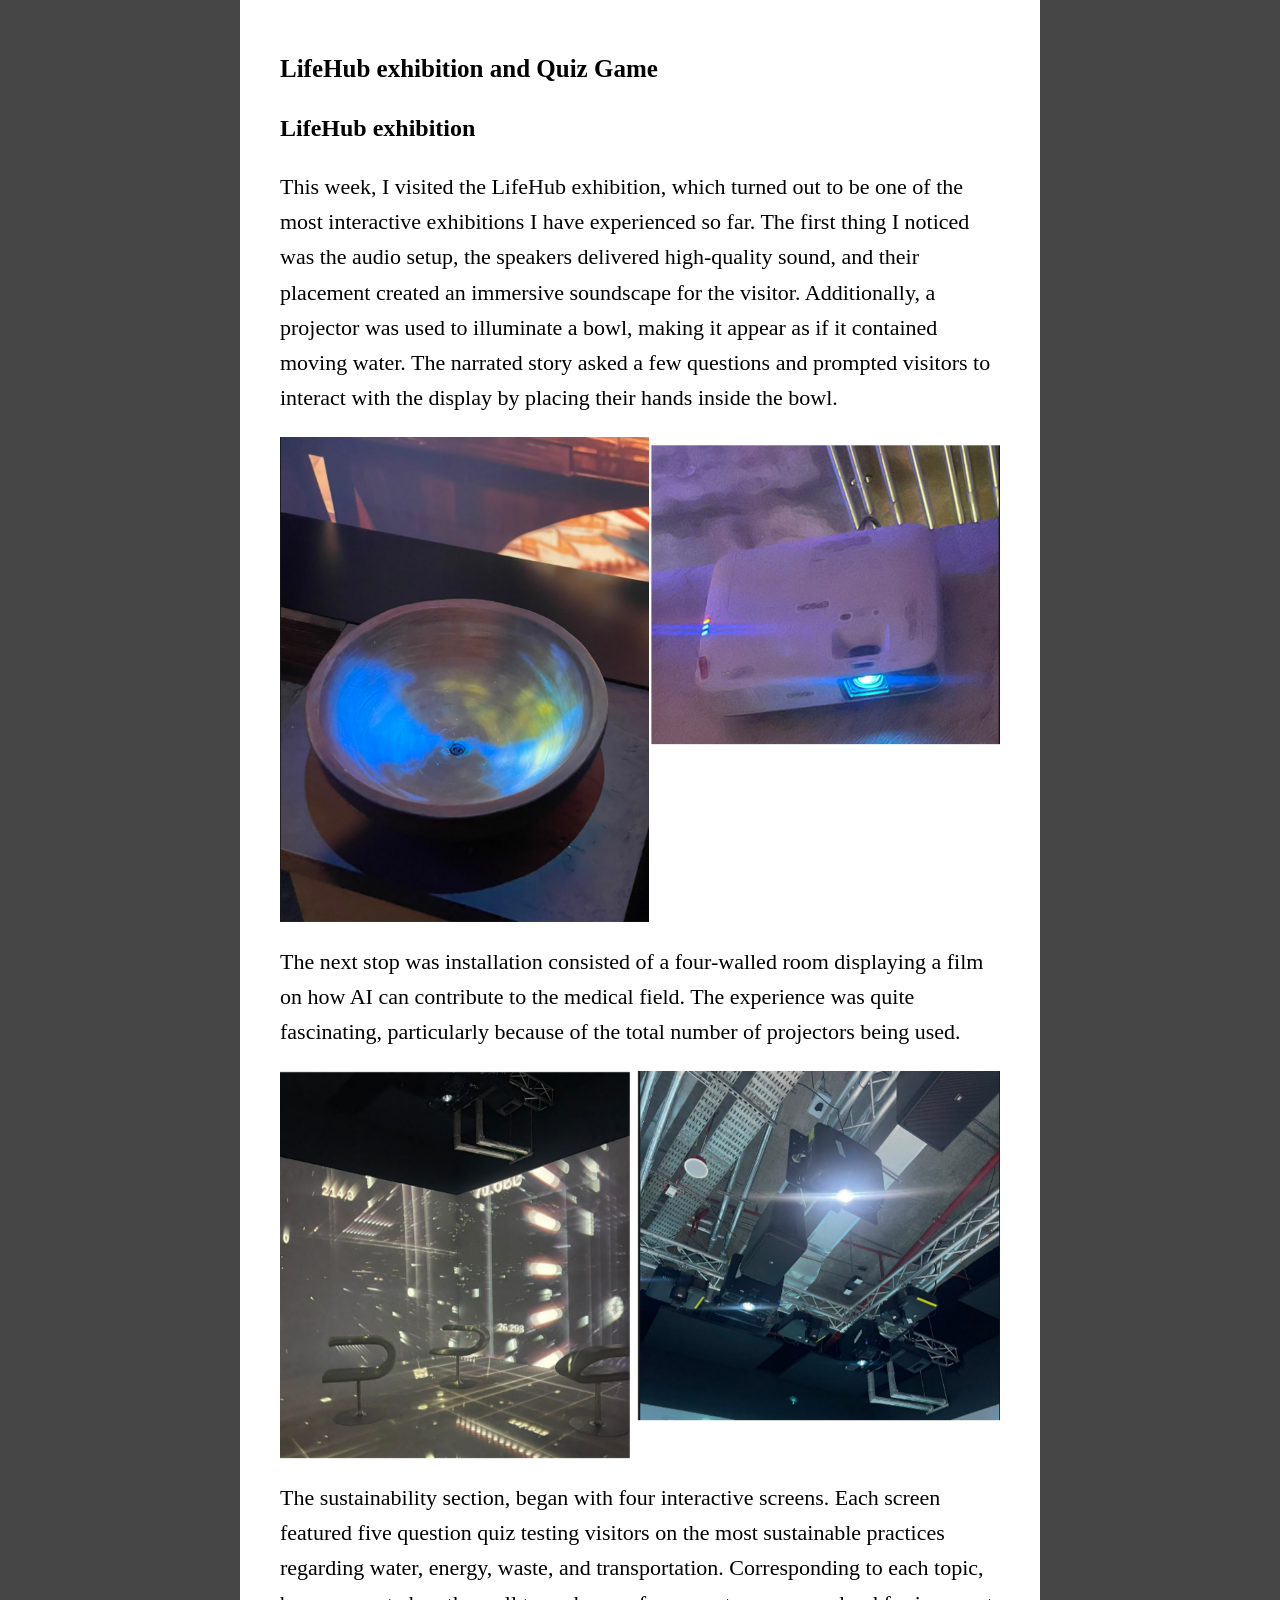
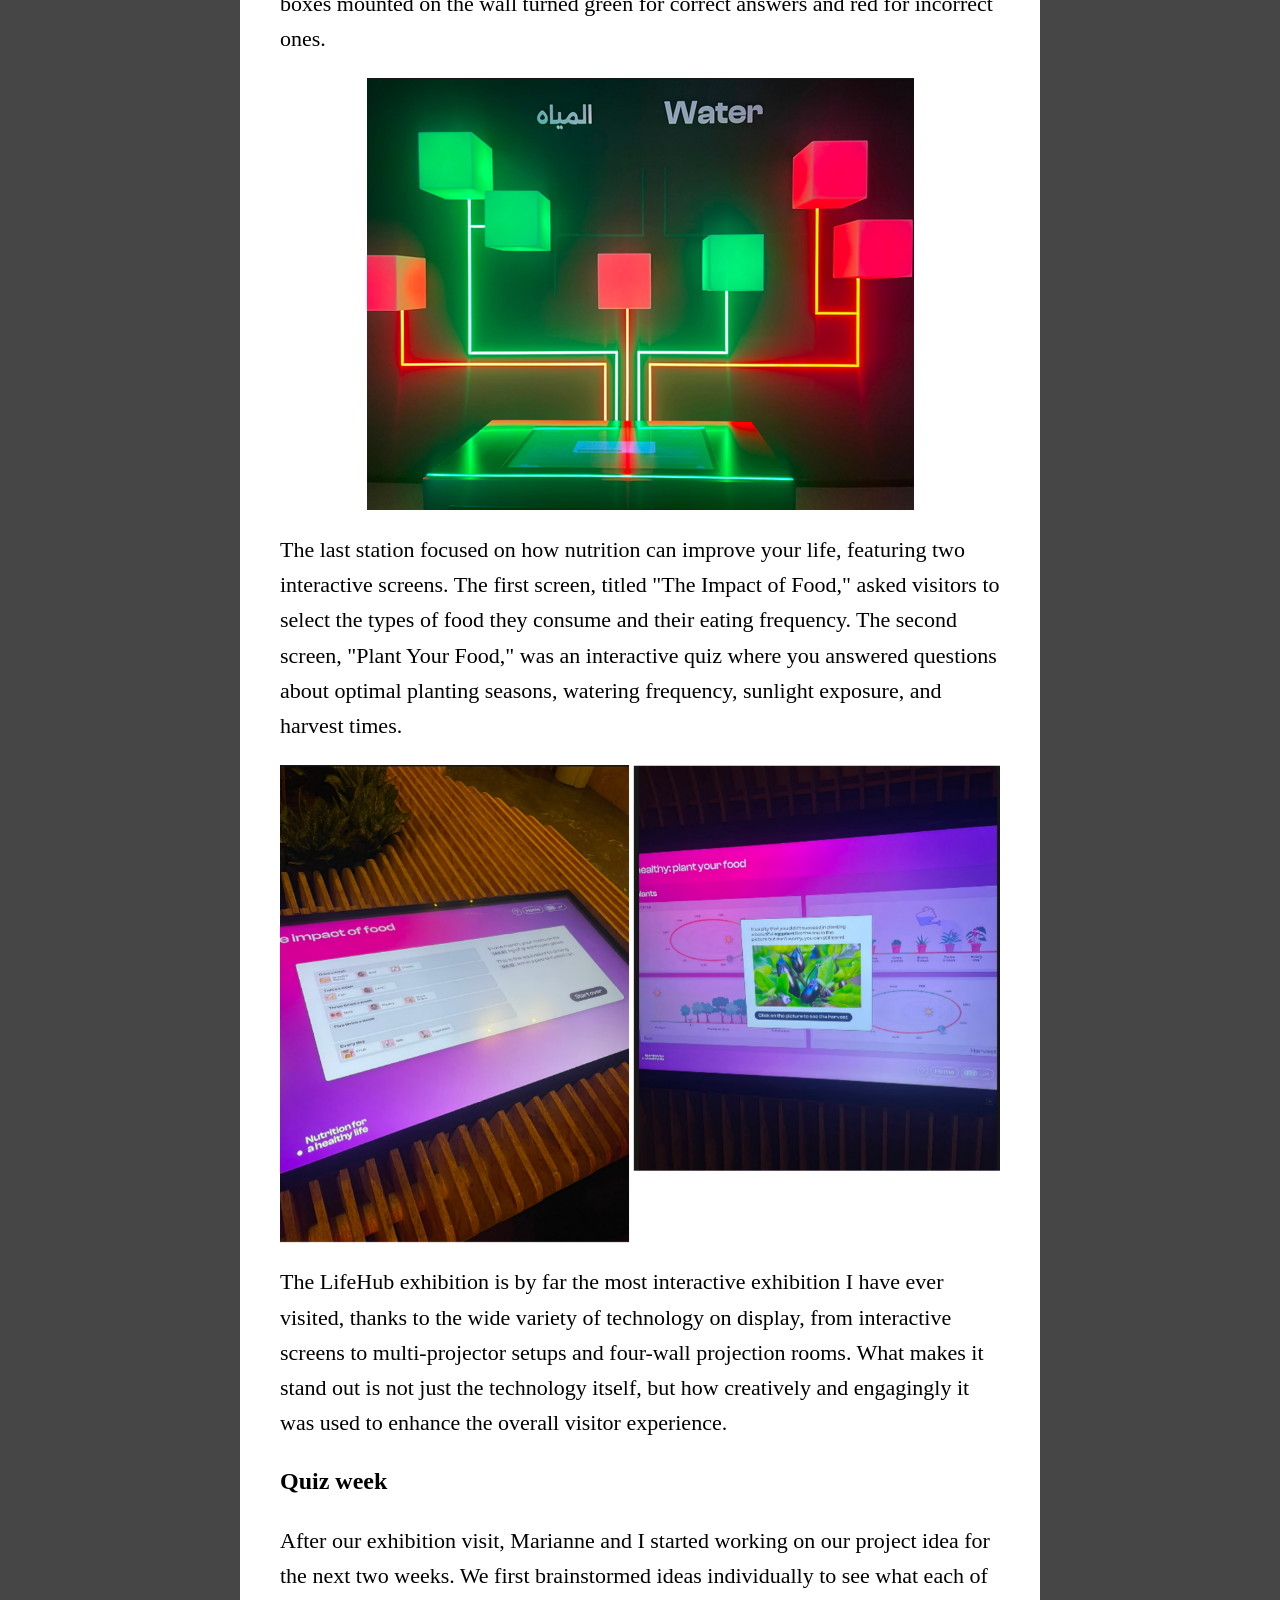
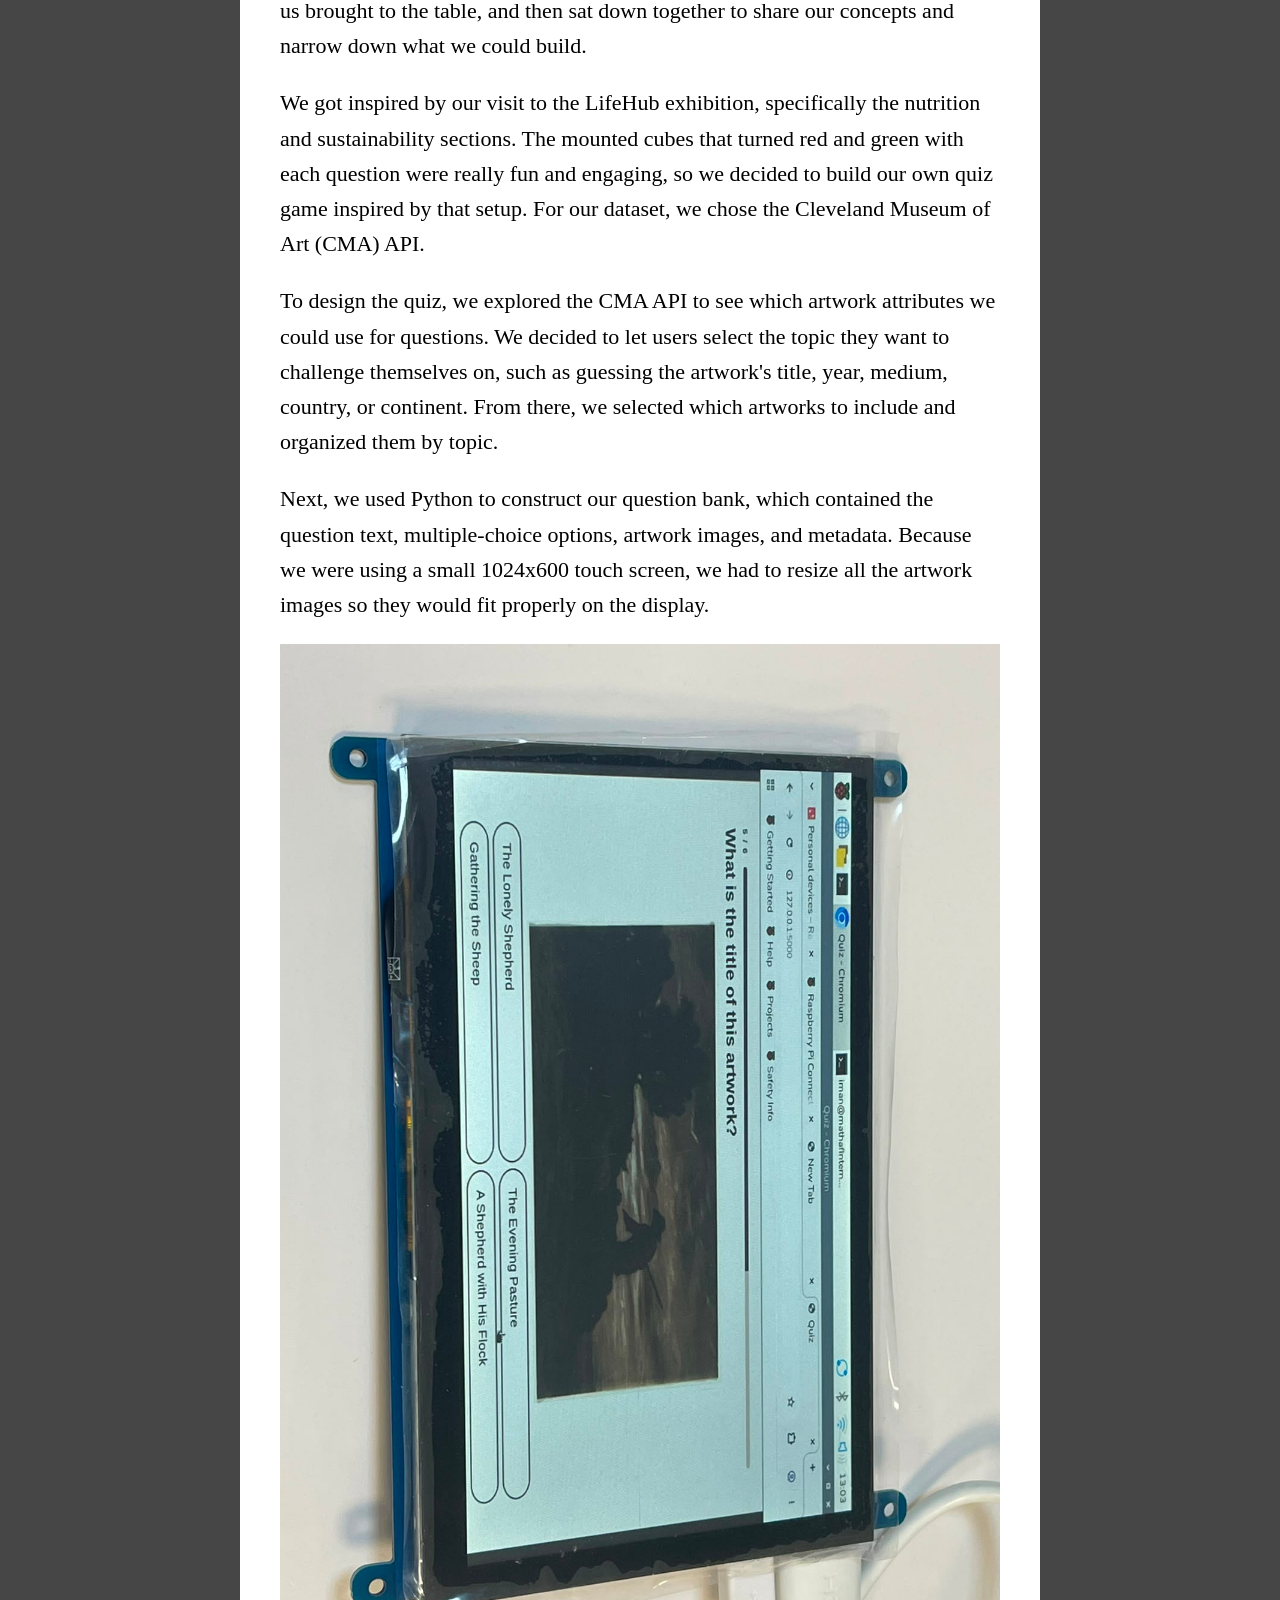
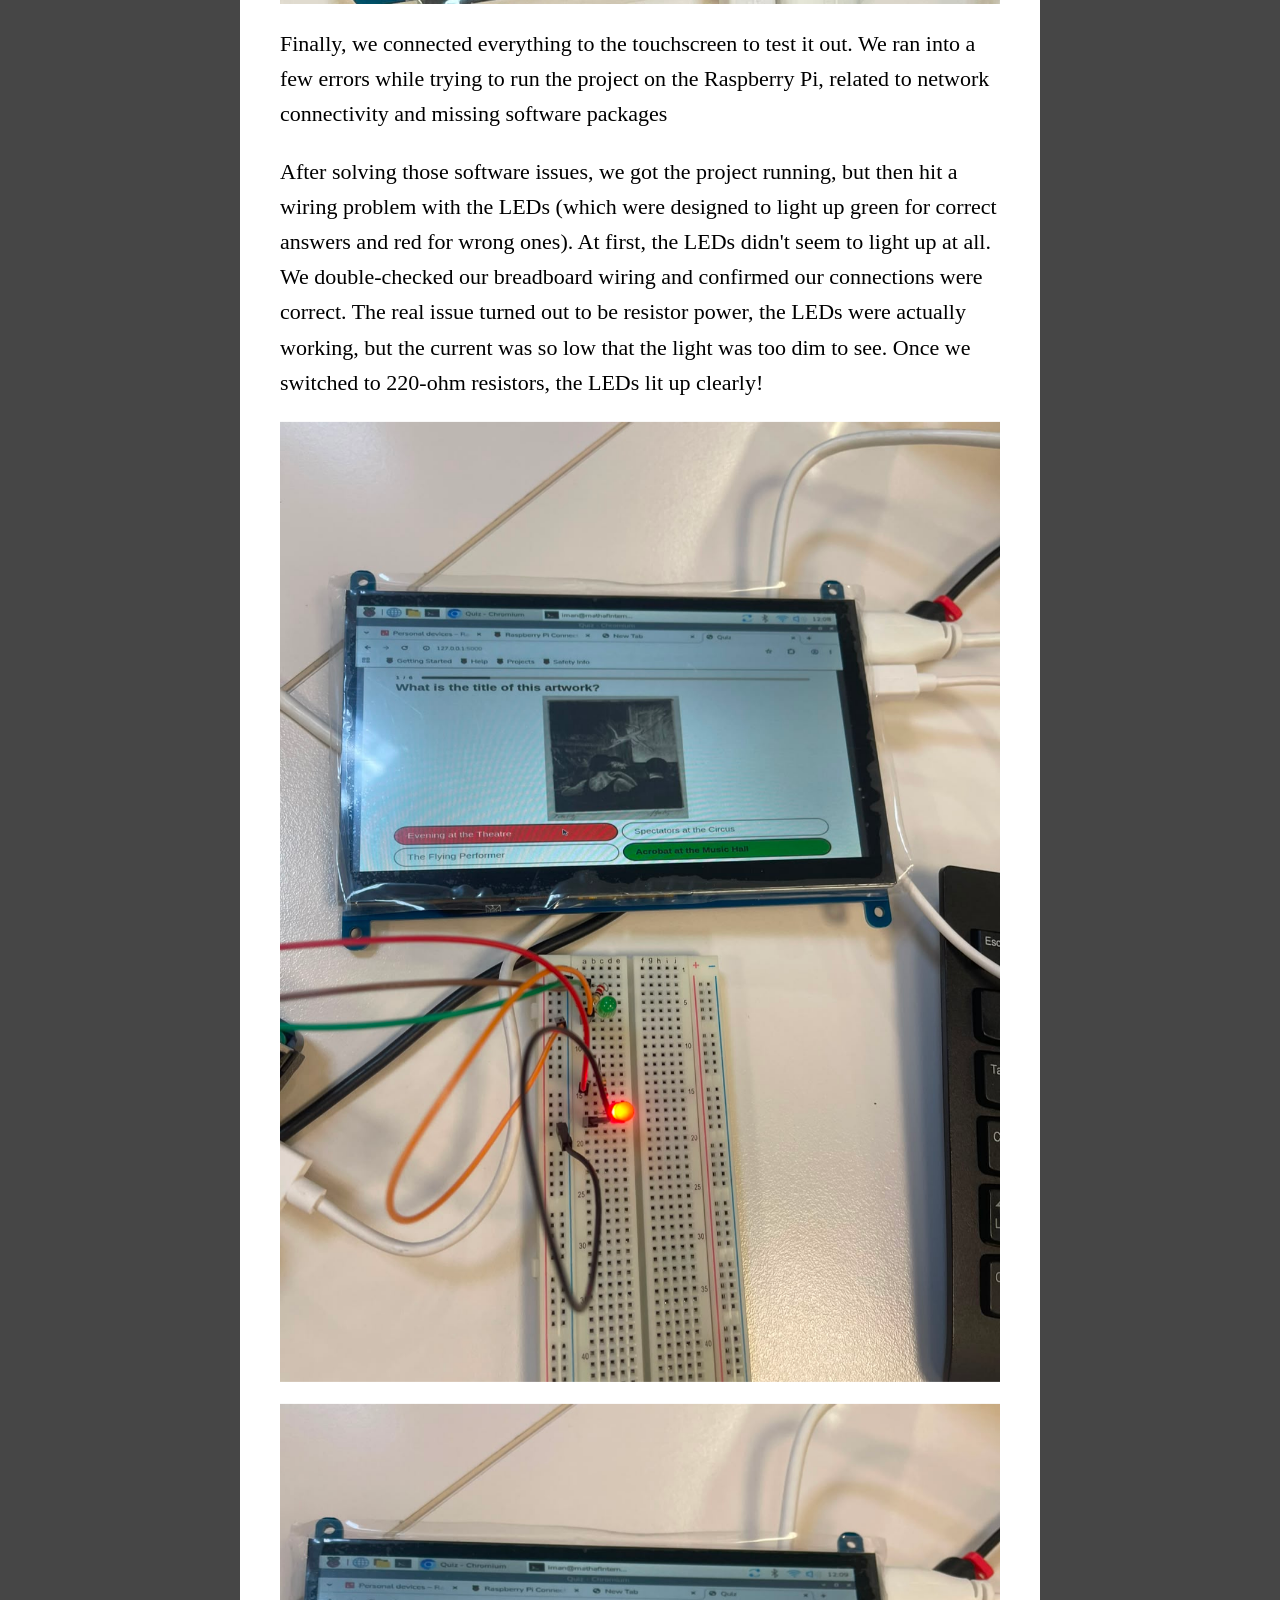
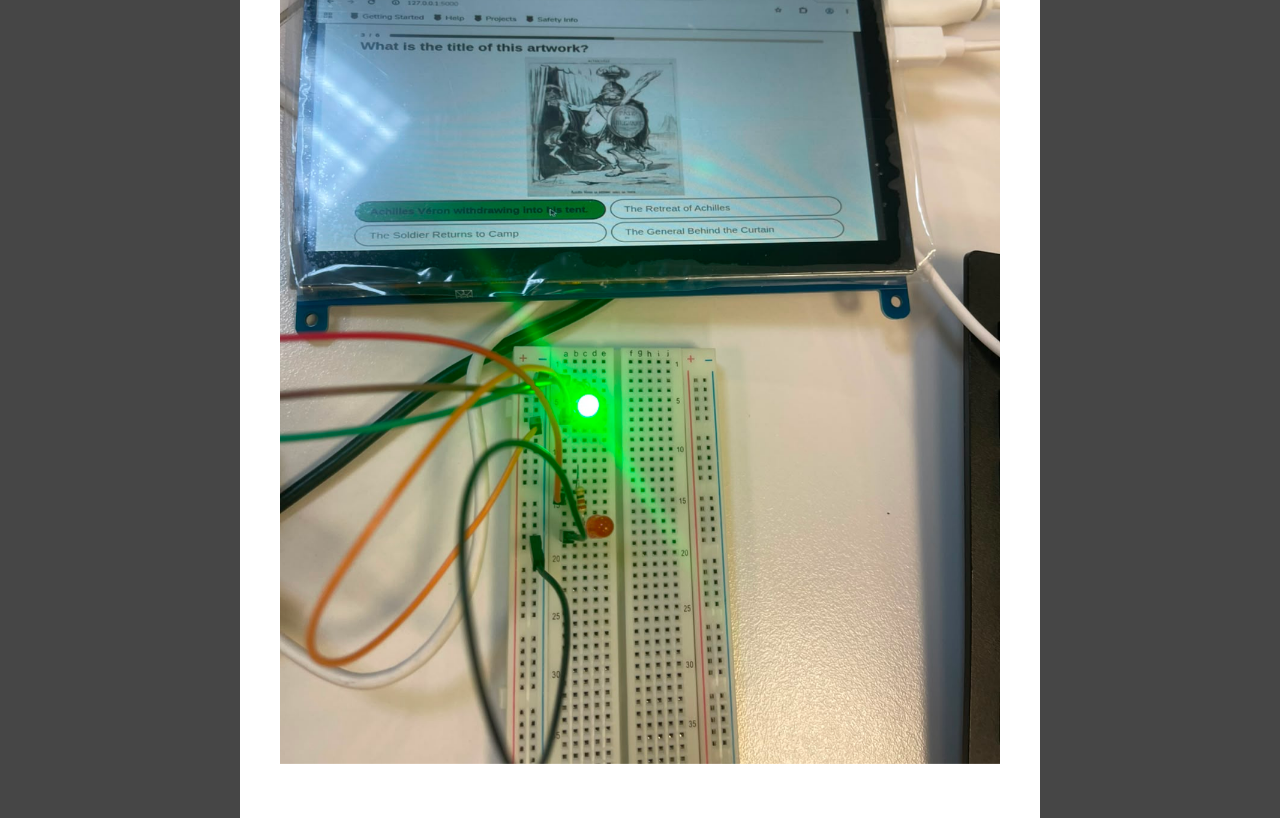
<file: week5.html>
<!doctype html>
<html lang="en">
  <head>
    <meta charset="UTF-8" />
    <title>LifeHub exhibition and Quiz Game</title>
    <link rel="stylesheet" href="assests/css/style.css" />
  </head>
  <body>
    <div class="decorative-icons" aria-hidden="true"></div>

    <h1>LifeHub exhibition and Quiz Game</h1>

    <h2>LifeHub exhibition</h2>

    <p>
      This week, I visited the LifeHub exhibition, which turned out to be one of
      the most interactive exhibitions I have experienced so far. The first
      thing I noticed was the audio setup, the speakers delivered high-quality
      sound, and their placement created an immersive soundscape for the
      visitor. Additionally, a projector was used to illuminate a bowl, making
      it appear as if it contained moving water. The narrated story asked a few
      questions and prompted visitors to interact with the display by placing
      their hands inside the bowl.
    </p>

    <p align="center">
      <img src="images/week5/week5-01.png" alt="Opening date for Bagdad exhibition" />
    </p>

    <p>
      The next stop was installation consisted of a four-walled room displaying
      a film on how AI can contribute to the medical field. The experience was
      quite fascinating, particularly because of the total number of projectors
      being used.
    </p>

    <p align="center">
      <img src="images/week5/week5-02.png" alt="Opening date for Bagdad exhibition" />
    </p>

    <p>
      The sustainability section, began with four interactive screens. Each
      screen featured five question quiz testing visitors on the most
      sustainable practices regarding water, energy, waste, and transportation.
      Corresponding to each topic, boxes mounted on the wall turned green for
      correct answers and red for incorrect ones.
    </p>
    <p align="center">
      <img src="images/week5/week5-03.png" alt="Opening date for Bagdad exhibition" />
    </p>

    <p>
      The last station focused on how nutrition can improve your life, featuring
      two interactive screens. The first screen, titled "The Impact of Food,"
      asked visitors to select the types of food they consume and their eating
      frequency. The second screen, "Plant Your Food," was an interactive quiz
      where you answered questions about optimal planting seasons, watering
      frequency, sunlight exposure, and harvest times.
    </p>

    <p align="center">
      <img src="images/week5/week5-04.png" alt="Opening date for Bagdad exhibition" />
    </p>
    <p>
      The LifeHub exhibition is by far the most interactive exhibition I have
      ever visited, thanks to the wide variety of technology on display, from
      interactive screens to multi-projector setups and four-wall projection
      rooms. What makes it stand out is not just the technology itself, but how
      creatively and engagingly it was used to enhance the overall visitor
      experience.
    </p>

    <h2>Quiz week</h2>

    <p>
      After our exhibition visit, Marianne and I started working on our project
      idea for the next two weeks. We first brainstormed ideas individually to
      see what each of us brought to the table, and then sat down together to
      share our concepts and narrow down what we could build.
    </p>

    <p>
      We got inspired by our visit to the LifeHub exhibition, specifically the
      nutrition and sustainability sections. The mounted cubes that turned red
      and green with each question were really fun and engaging, so we decided
      to build our own quiz game inspired by that setup. For our dataset, we
      chose the Cleveland Museum of Art (CMA) API.
    </p>

    <p>
      To design the quiz, we explored the CMA API to see which artwork
      attributes we could use for questions. We decided to let users select the
      topic they want to challenge themselves on, such as guessing the artwork's
      title, year, medium, country, or continent. From there, we selected which
      artworks to include and organized them by topic.
    </p>

    <p>
      Next, we used Python to construct our question bank, which contained the
      question text, multiple-choice options, artwork images, and metadata.
      Because we were using a small 1024x600 touch screen, we had to resize all
      the artwork images so they would fit properly on the display.
    </p>

    <p align="center">
      <img src="images/week5/week5-05.png" alt="Opening date for Bagdad exhibition" />
    </p>

    <p>
      Finally, we connected everything to the touchscreen to test it out. We ran
      into a few errors while trying to run the project on the Raspberry Pi,
      related to network connectivity and missing software packages
    </p>

    <p>
      After solving those software issues, we got the project running, but then
      hit a wiring problem with the LEDs (which were designed to light up green
      for correct answers and red for wrong ones). At first, the LEDs didn't
      seem to light up at all. We double-checked our breadboard wiring and
      confirmed our connections were correct. The real issue turned out to be
      resistor power, the LEDs were actually working, but the current was so low
      that the light was too dim to see. Once we switched to 220-ohm resistors,
      the LEDs lit up clearly!
    </p>

    <p align="center">
      <img src="images/week5/week5-06.png" alt="Opening date for Bagdad exhibition" />
    </p>
    <p align="center">
      <img src="images/week5/week5-07.png" alt="Opening date for Bagdad exhibition" />
    </p>
  </body>
</html>
</file>
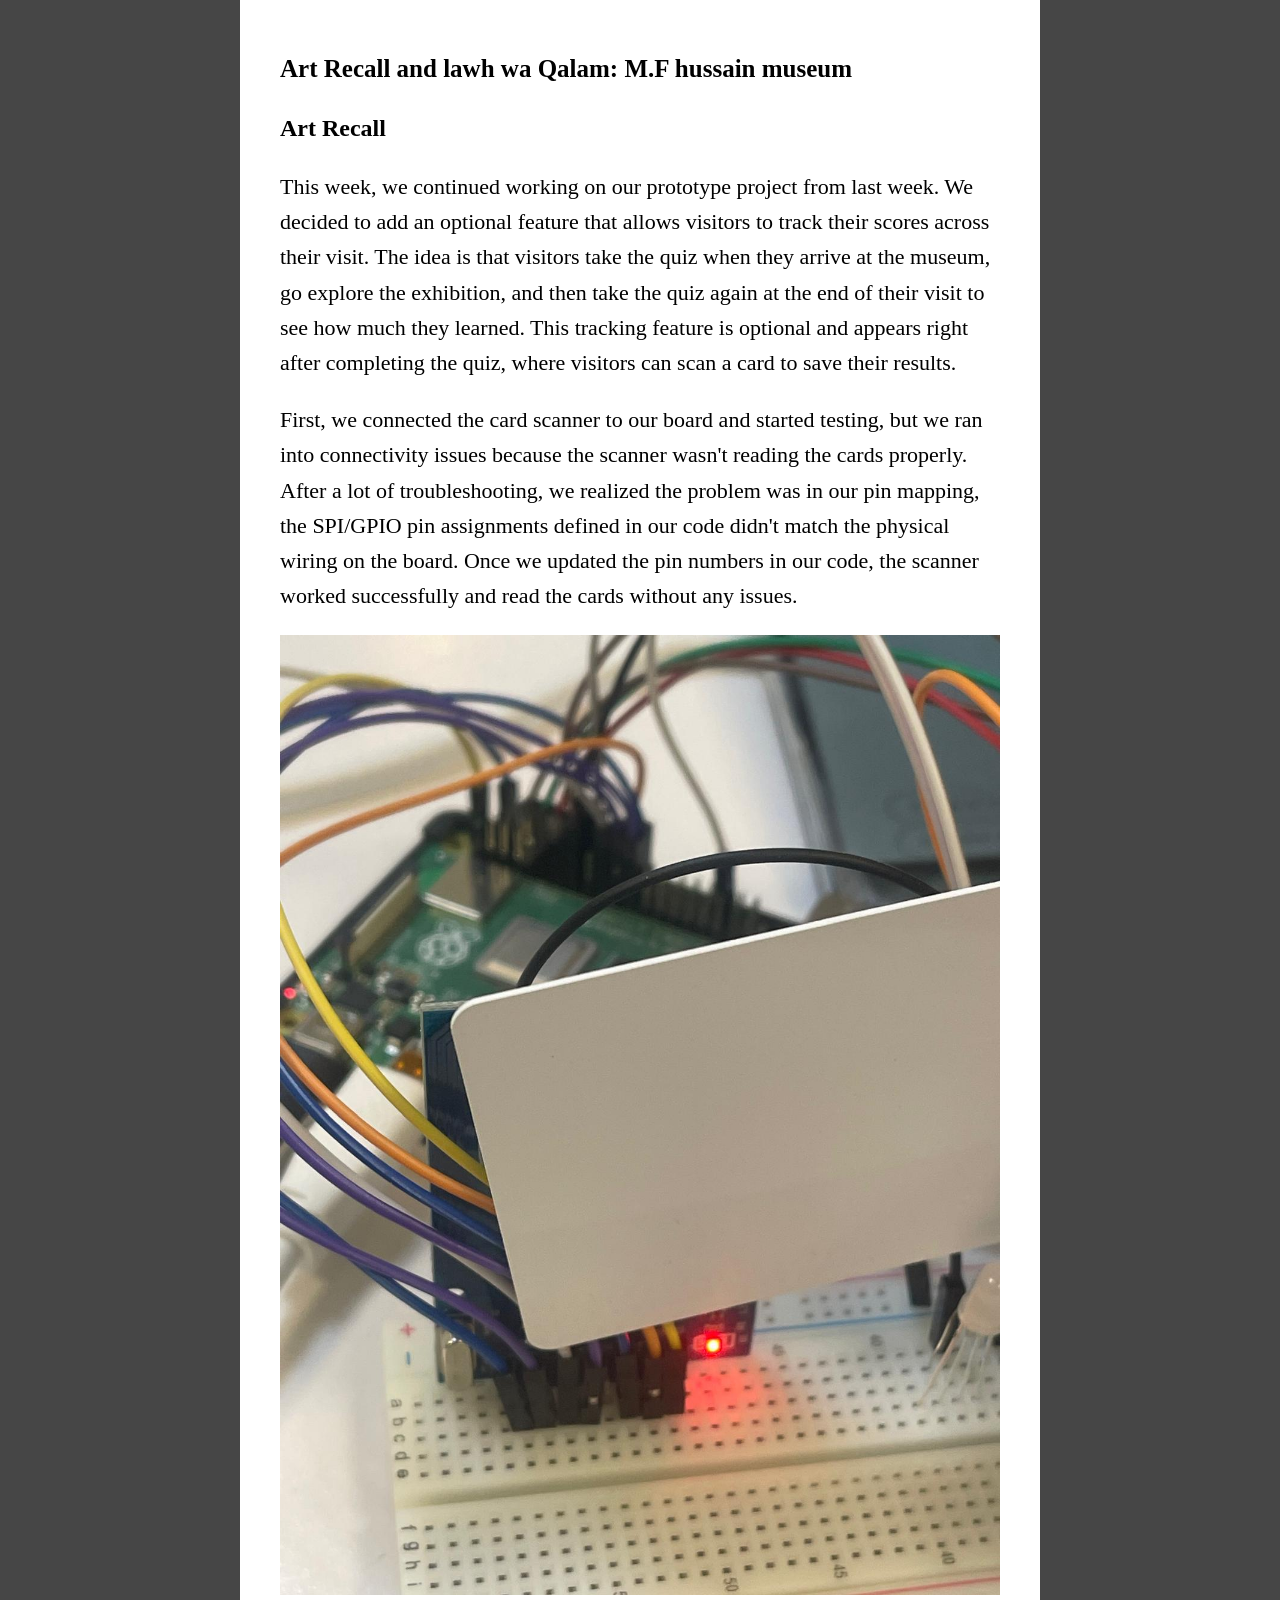
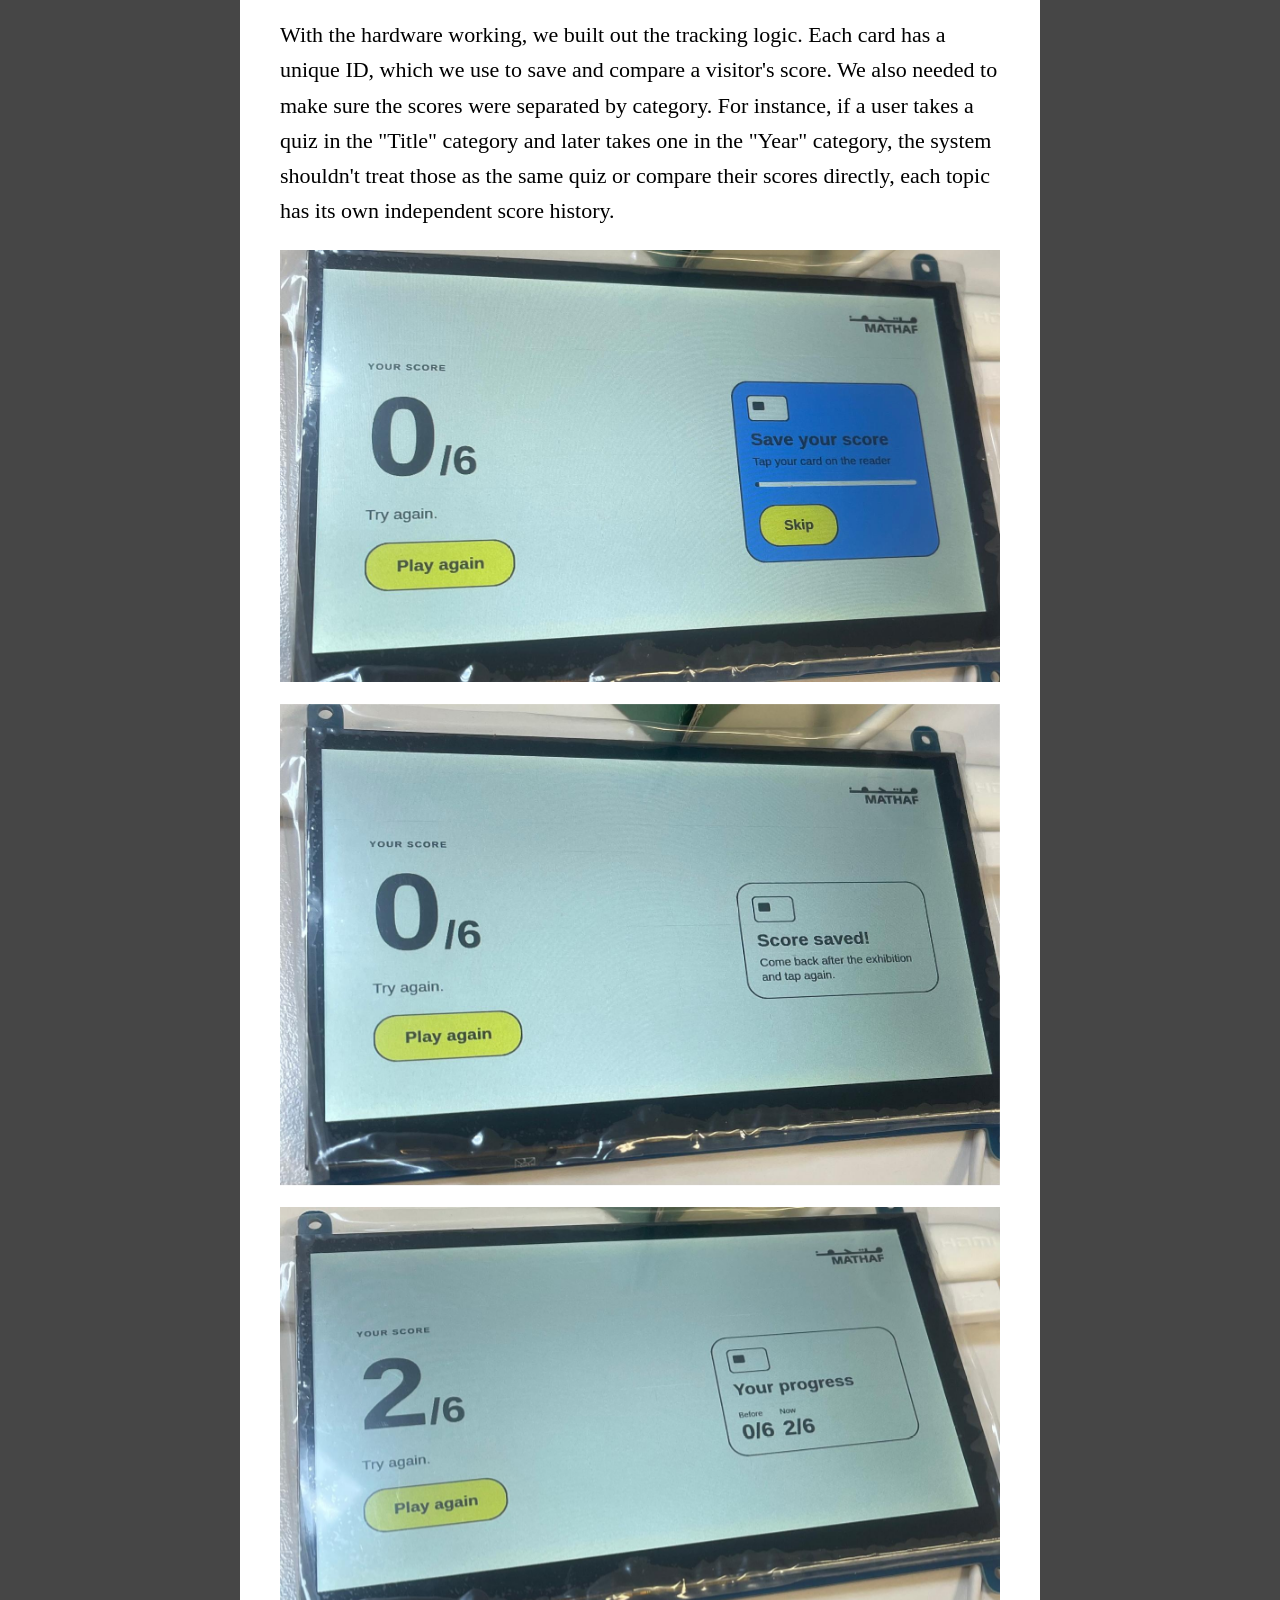
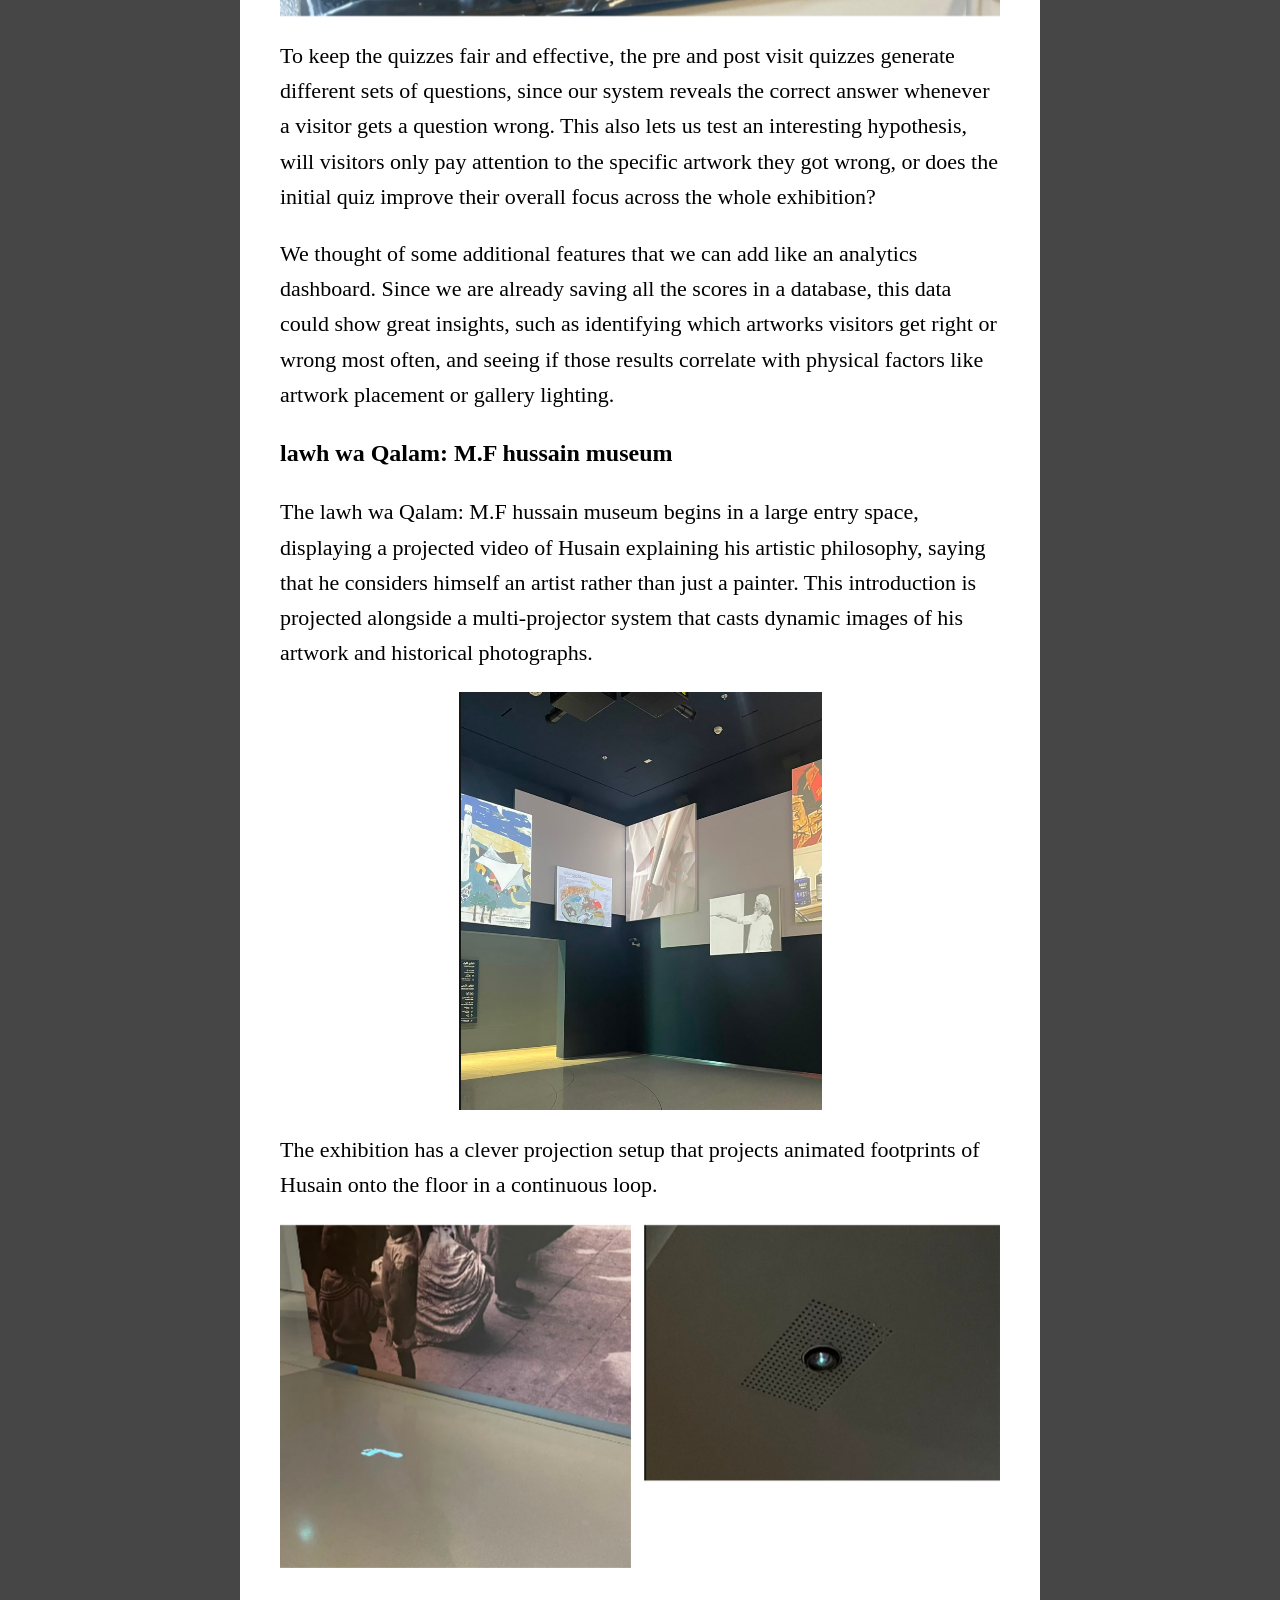
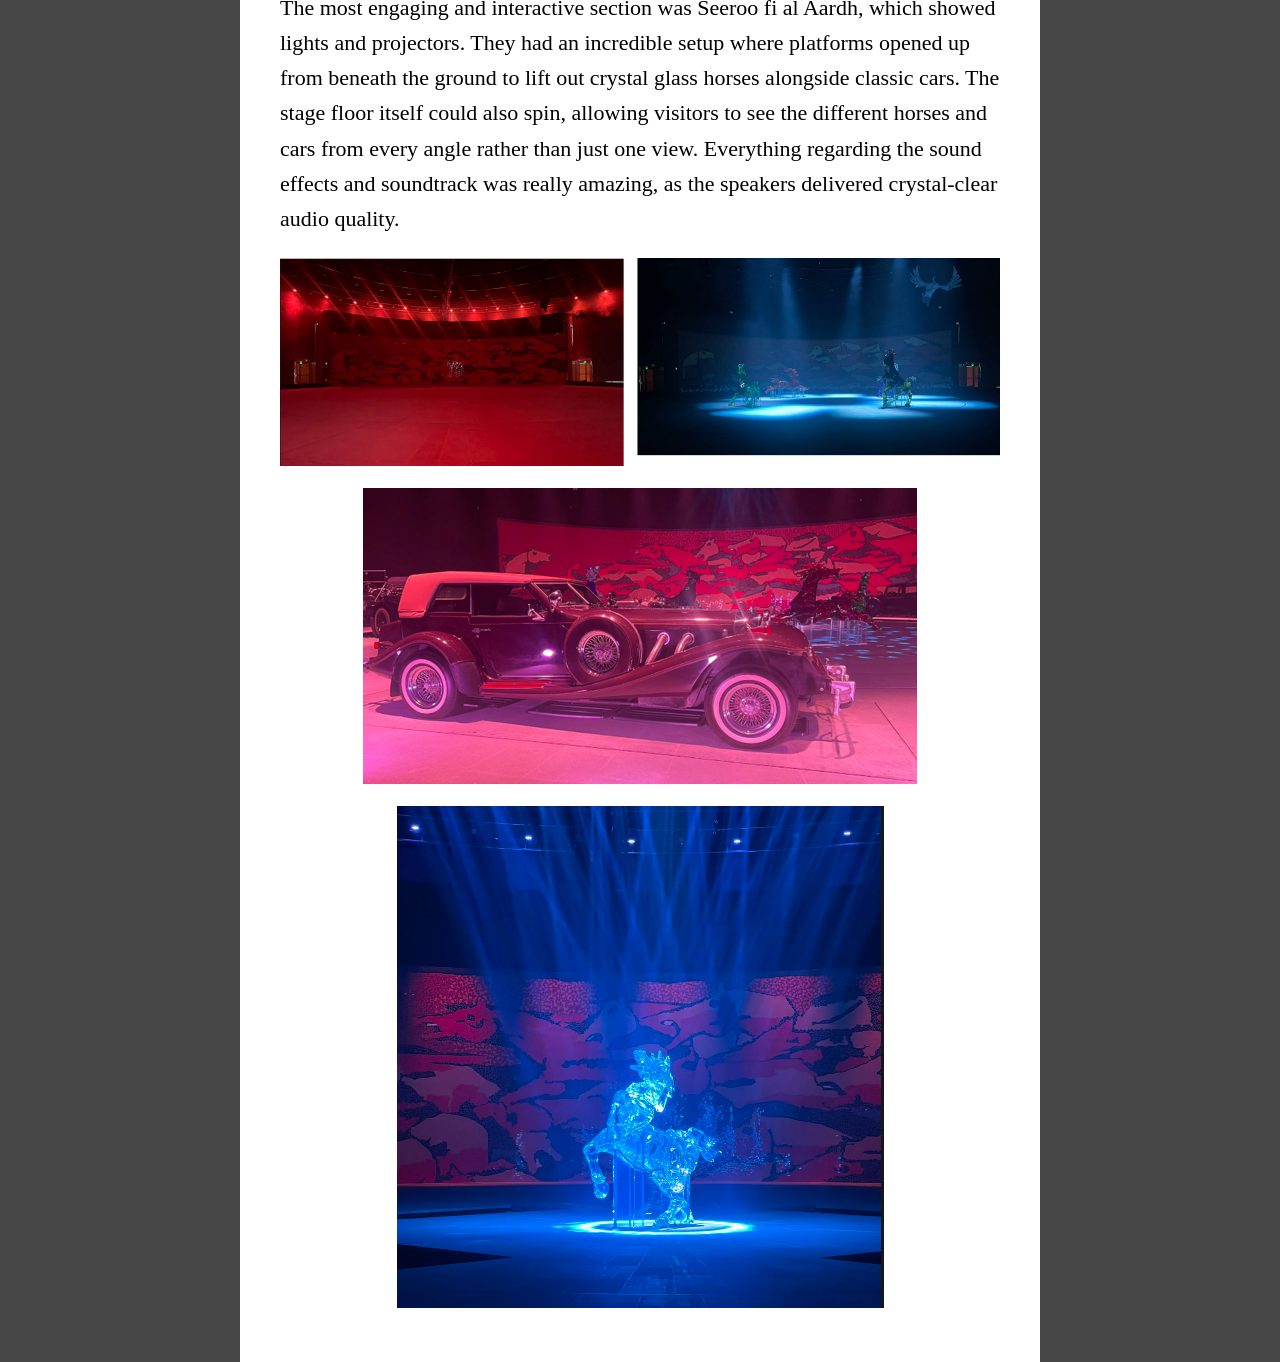
<file: week6.html>
<!doctype html>
<html lang="en">
  <head>
    <meta charset="UTF-8" />
    <title>Art Recall and lawh wa Qalam: M.F hussain museum</title>
    <link rel="stylesheet" href="assests/css/style.css" />
  </head>
  <body>
    <div class="decorative-icons" aria-hidden="true"></div>

    <h1>Art Recall and lawh wa Qalam: M.F hussain museum</h1>

    <h2>Art Recall</h2>

    <p>
      This week, we continued working on our prototype project from last week.
      We decided to add an optional feature that allows visitors to track their
      scores across their visit. The idea is that visitors take the quiz when
      they arrive at the museum, go explore the exhibition, and then take the
      quiz again at the end of their visit to see how much they learned. This
      tracking feature is optional and appears right after completing the quiz,
      where visitors can scan a card to save their results.
    </p>

    <p>
      First, we connected the card scanner to our board and started testing, but
      we ran into connectivity issues because the scanner wasn't reading the
      cards properly. After a lot of troubleshooting, we realized the problem
      was in our pin mapping, the SPI/GPIO pin assignments defined in our code
      didn't match the physical wiring on the board. Once we updated the pin
      numbers in our code, the scanner worked successfully and read the cards
      without any issues.
    </p>

    <p align="center">
      <img src="images/week6/week6-01.jpg" alt="Opening date for Bagdad exhibition" />
    </p>

    <p>
      With the hardware working, we built out the tracking logic. Each card has
      a unique ID, which we use to save and compare a visitor's score. We also
      needed to make sure the scores were separated by category. For instance,
      if a user takes a quiz in the "Title" category and later takes one in the
      "Year" category, the system shouldn't treat those as the same quiz or
      compare their scores directly, each topic has its own independent score
      history.
    </p>
    <p align="center">
      <img src="images/week6/week6-02.jpg" alt="Opening date for Bagdad exhibition" />
    </p>
    <p align="center">
      <img src="images/week6/week6-03.jpg" alt="Opening date for Bagdad exhibition" />
    </p>
    <p align="center">
      <img src="images/week6/week6-04.jpg" alt="Opening date for Bagdad exhibition" />
    </p>

    <p>
      To keep the quizzes fair and effective, the pre and post visit quizzes
      generate different sets of questions, since our system reveals the correct
      answer whenever a visitor gets a question wrong. This also lets us test an
      interesting hypothesis, will visitors only pay attention to the specific
      artwork they got wrong, or does the initial quiz improve their overall
      focus across the whole exhibition?
    </p>

    <p>
      We thought of some additional features that we can add like an analytics
      dashboard. Since we are already saving all the scores in a database, this
      data could show great insights, such as identifying which artworks
      visitors get right or wrong most often, and seeing if those results
      correlate with physical factors like artwork placement or gallery
      lighting.
    </p>

    <h2>lawh wa Qalam: M.F hussain museum</h2>

    <p>
      The lawh wa Qalam: M.F hussain museum begins in a large entry space,
      displaying a projected video of Husain explaining his artistic philosophy,
      saying that he considers himself an artist rather than just a painter.
      This introduction is projected alongside a multi-projector system that
      casts dynamic images of his artwork and historical photographs.
    </p>

    <p align="center">
      <img src="images/week6/week6-05.png" alt="Opening date for Bagdad exhibition" />
    </p>

    <p>
      The exhibition has a clever projection setup that projects animated
      footprints of Husain onto the floor in a continuous loop.
    </p>

    <p align="center">
      <img src="images/week6/week6-06.png" alt="Opening date for Bagdad exhibition" />
    </p>
    <p>
      The most engaging and interactive section was Seeroo fi al Aardh, which
      showed lights and projectors. They had an incredible setup where platforms
      opened up from beneath the ground to lift out crystal glass horses
      alongside classic cars. The stage floor itself could also spin, allowing
      visitors to see the different horses and cars from every angle rather than
      just one view. Everything regarding the sound effects and soundtrack was
      really amazing, as the speakers delivered crystal-clear audio quality.
    </p>

    <p align="center">
      <img src="images/week6/week6-07.png" alt="Opening date for Bagdad exhibition" />
    </p>

    <p align="center">
      <img src="images/week6/week6-08.png" alt="Opening date for Bagdad exhibition" />
    </p>

    <p align="center">
      <img src="images/week6/week6-09.png" alt="Opening date for Bagdad exhibition" />
    </p>
  </body>
</html>
</file>
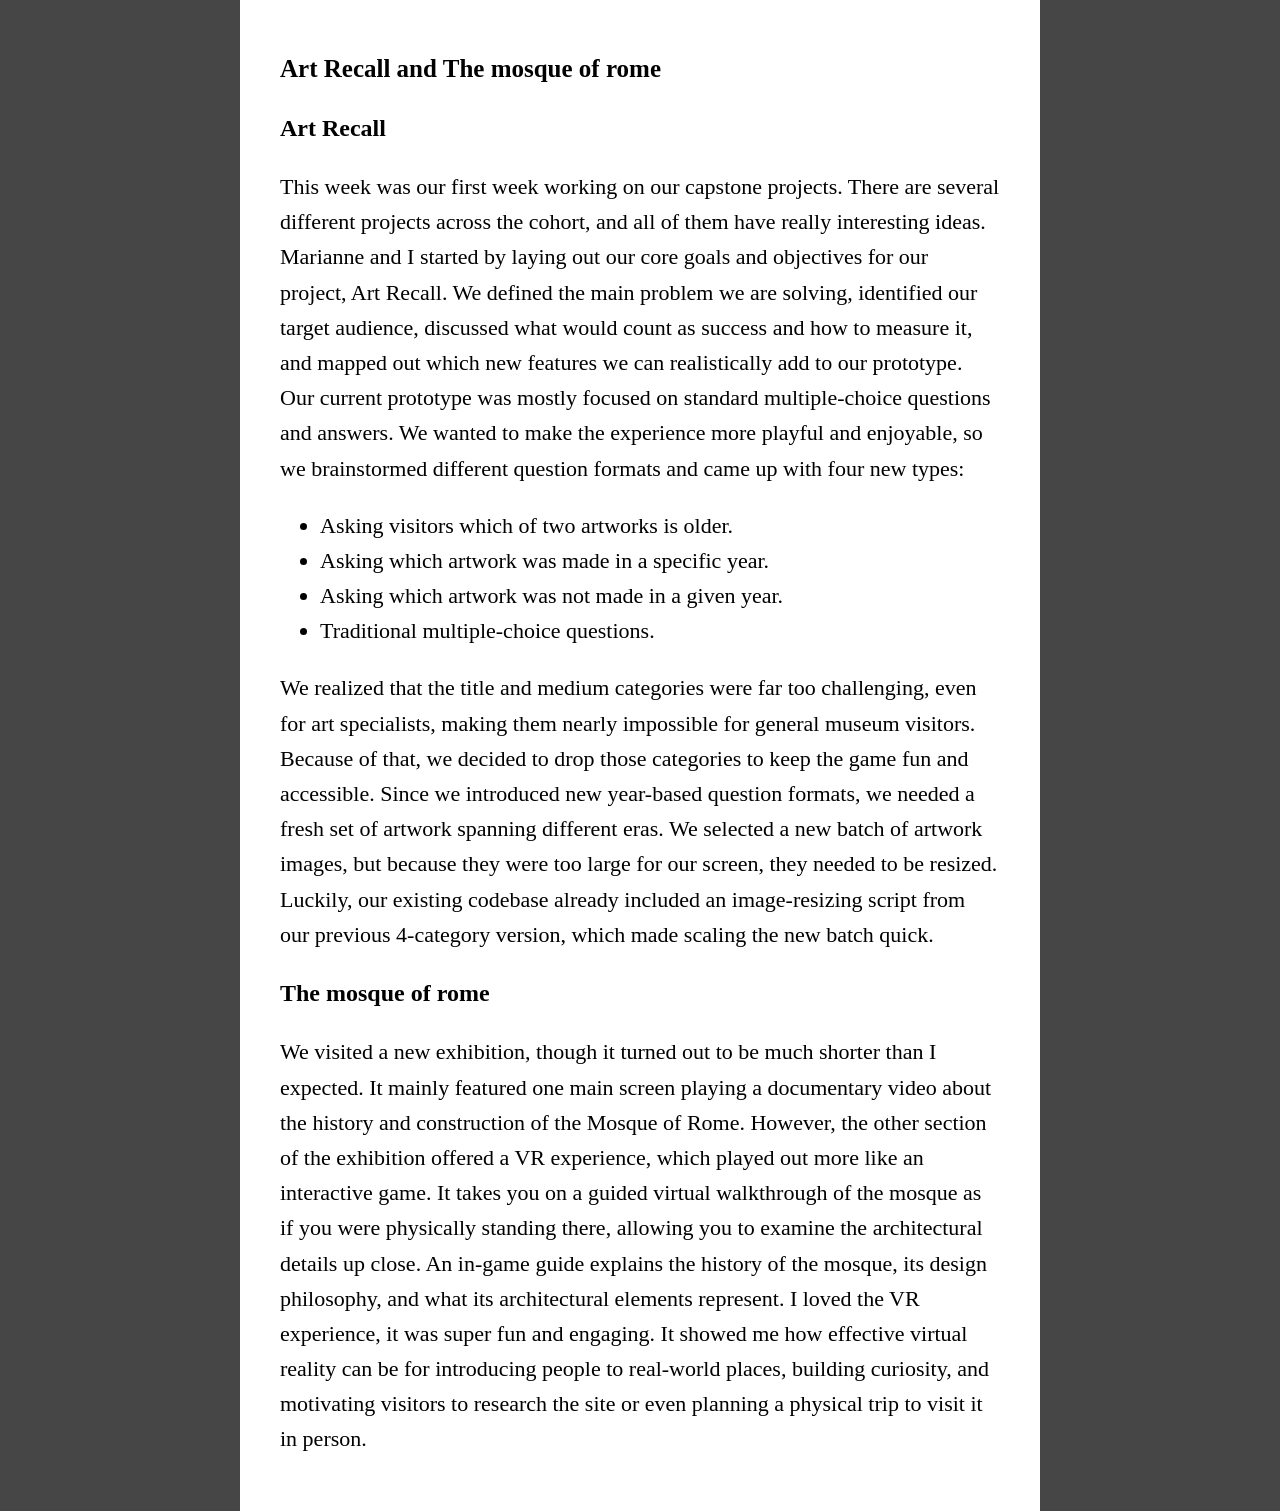
<file: week7.html>
<!doctype html>
<html lang="en">
  <head>
    <meta charset="UTF-8" />
    <title>Art Recall and lawh wa Qalam: M.F hussain museum</title>
    <link rel="stylesheet" href="assests/css/style.css" />
  </head>
  <body>
    <div class="decorative-icons" aria-hidden="true"></div>

    <h1>Art Recall and The mosque of rome</h1>

    <h2>Art Recall</h2>

    <p>
      This week was our first week working on our capstone projects. There are
      several different projects across the cohort, and all of them have really
      interesting ideas. Marianne and I started by laying out our core goals and
      objectives for our project, Art Recall. We defined the main problem we are
      solving, identified our target audience, discussed what would count as
      success and how to measure it, and mapped out which new features we can
      realistically add to our prototype. Our current prototype was mostly
      focused on standard multiple-choice questions and answers. We wanted to
      make the experience more playful and enjoyable, so we brainstormed
      different question formats and came up with four new types:
    </p>
    <ul>
      <li>Asking visitors which of two artworks is older.</li>
      <li>Asking which artwork was made in a specific year.</li>
      <li>Asking which artwork was not made in a given year.</li>
      <li>Traditional multiple-choice questions.</li>
    </ul>
    <p>
      We realized that the title and medium categories were far too challenging,
      even for art specialists, making them nearly impossible for general museum
      visitors. Because of that, we decided to drop those categories to keep the
      game fun and accessible. Since we introduced new year-based question
      formats, we needed a fresh set of artwork spanning different eras. We
      selected a new batch of artwork images, but because they were too large
      for our screen, they needed to be resized. Luckily, our existing codebase
      already included an image-resizing script from our previous 4-category
      version, which made scaling the new batch quick.
    </p>

    <h2>The mosque of rome</h2>
    <p>
      We visited a new exhibition, though it turned out to be much shorter than
      I expected. It mainly featured one main screen playing a documentary video
      about the history and construction of the Mosque of Rome. However, the
      other section of the exhibition offered a VR experience, which played out
      more like an interactive game. It takes you on a guided virtual
      walkthrough of the mosque as if you were physically standing there,
      allowing you to examine the architectural details up close. An in-game
      guide explains the history of the mosque, its design philosophy, and what
      its architectural elements represent. I loved the VR experience, it was
      super fun and engaging. It showed me how effective virtual reality can be
      for introducing people to real-world places, building curiosity, and
      motivating visitors to research the site or even planning a physical trip
      to visit it in person.
    </p>
  </body>
</html>
</file>
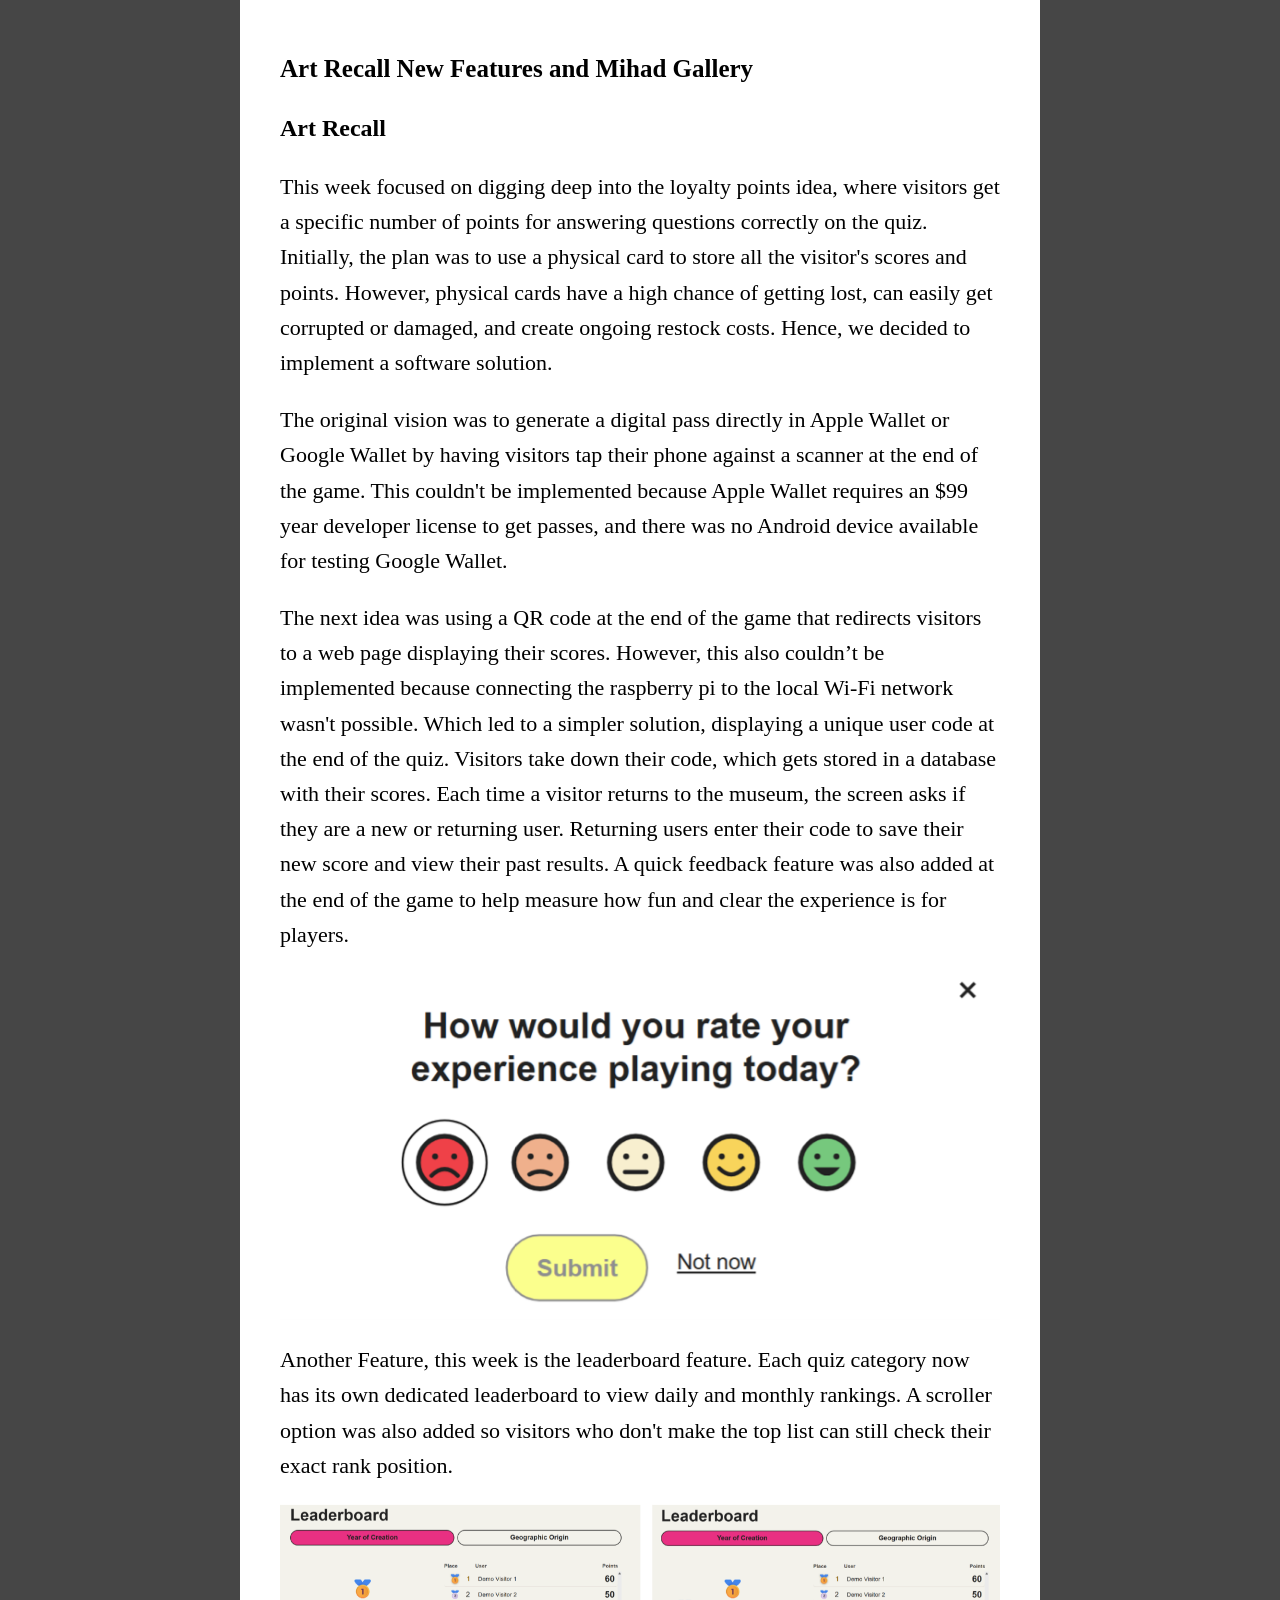
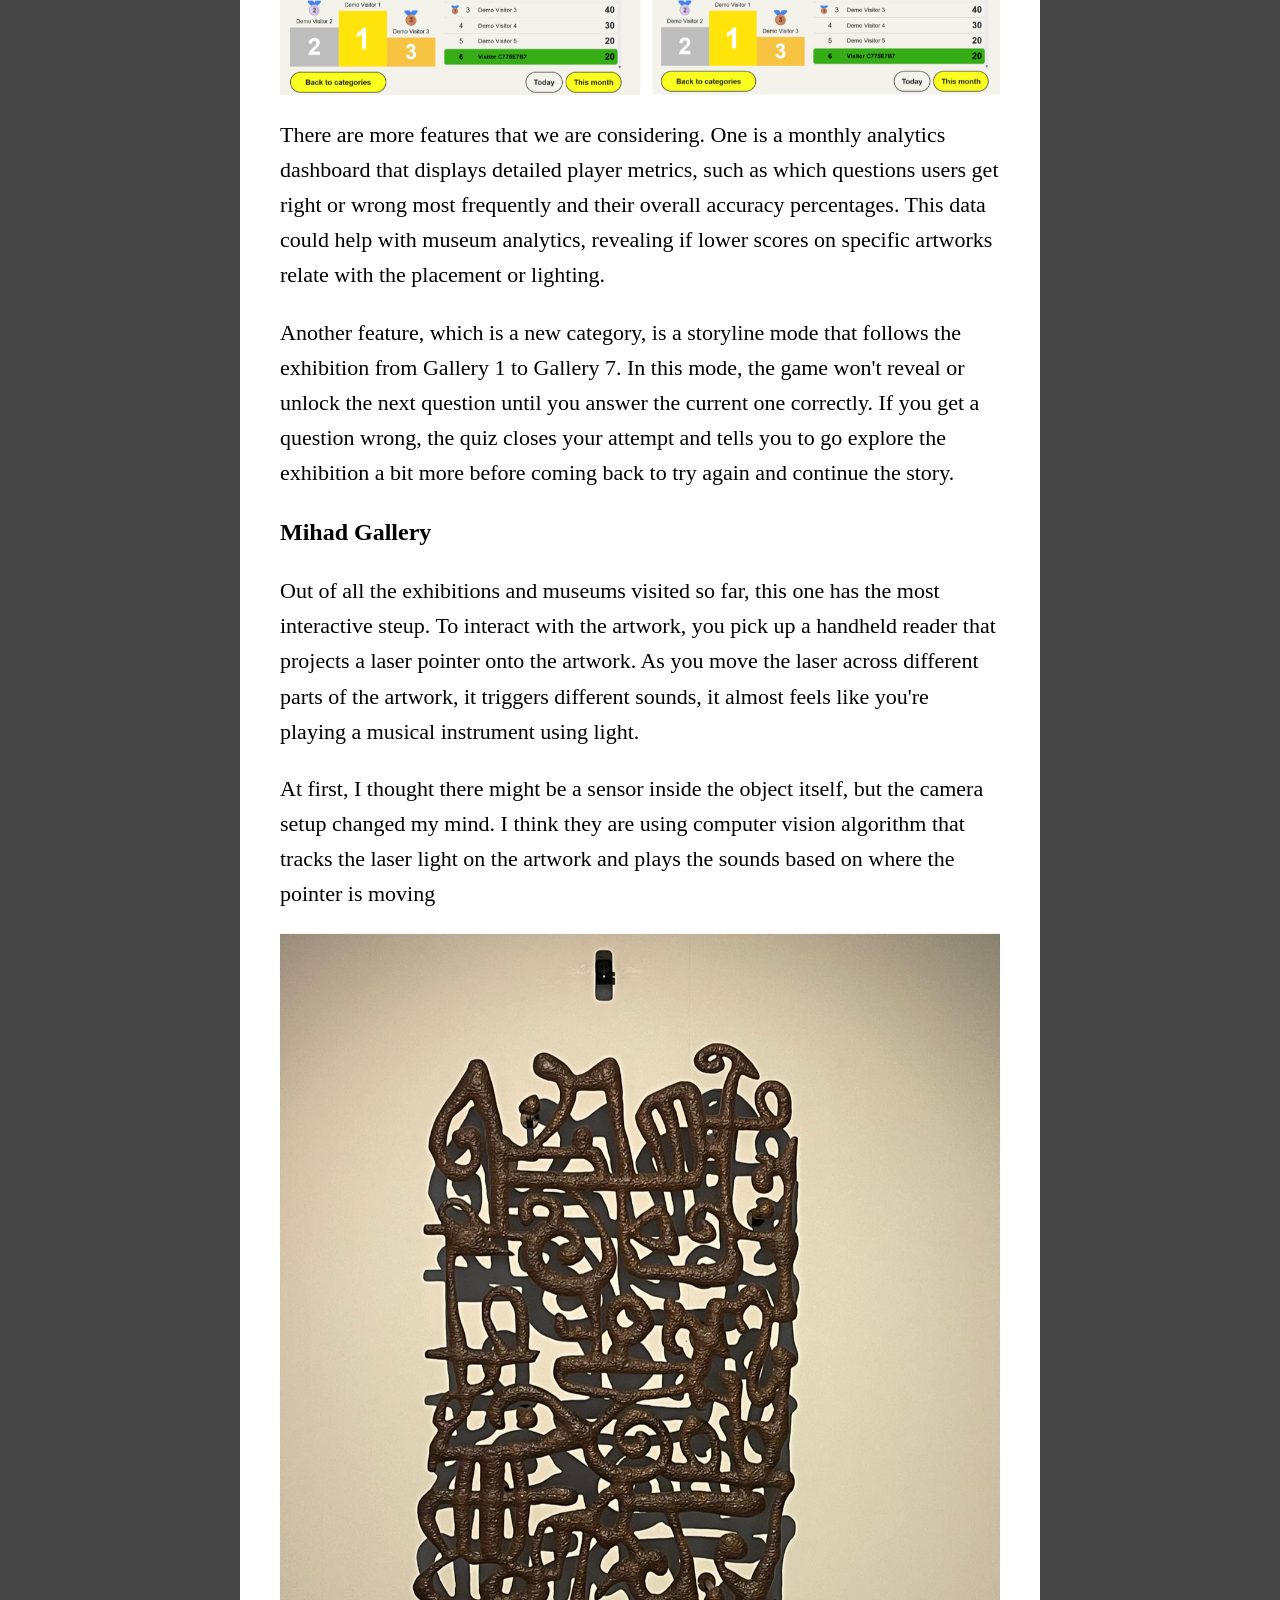
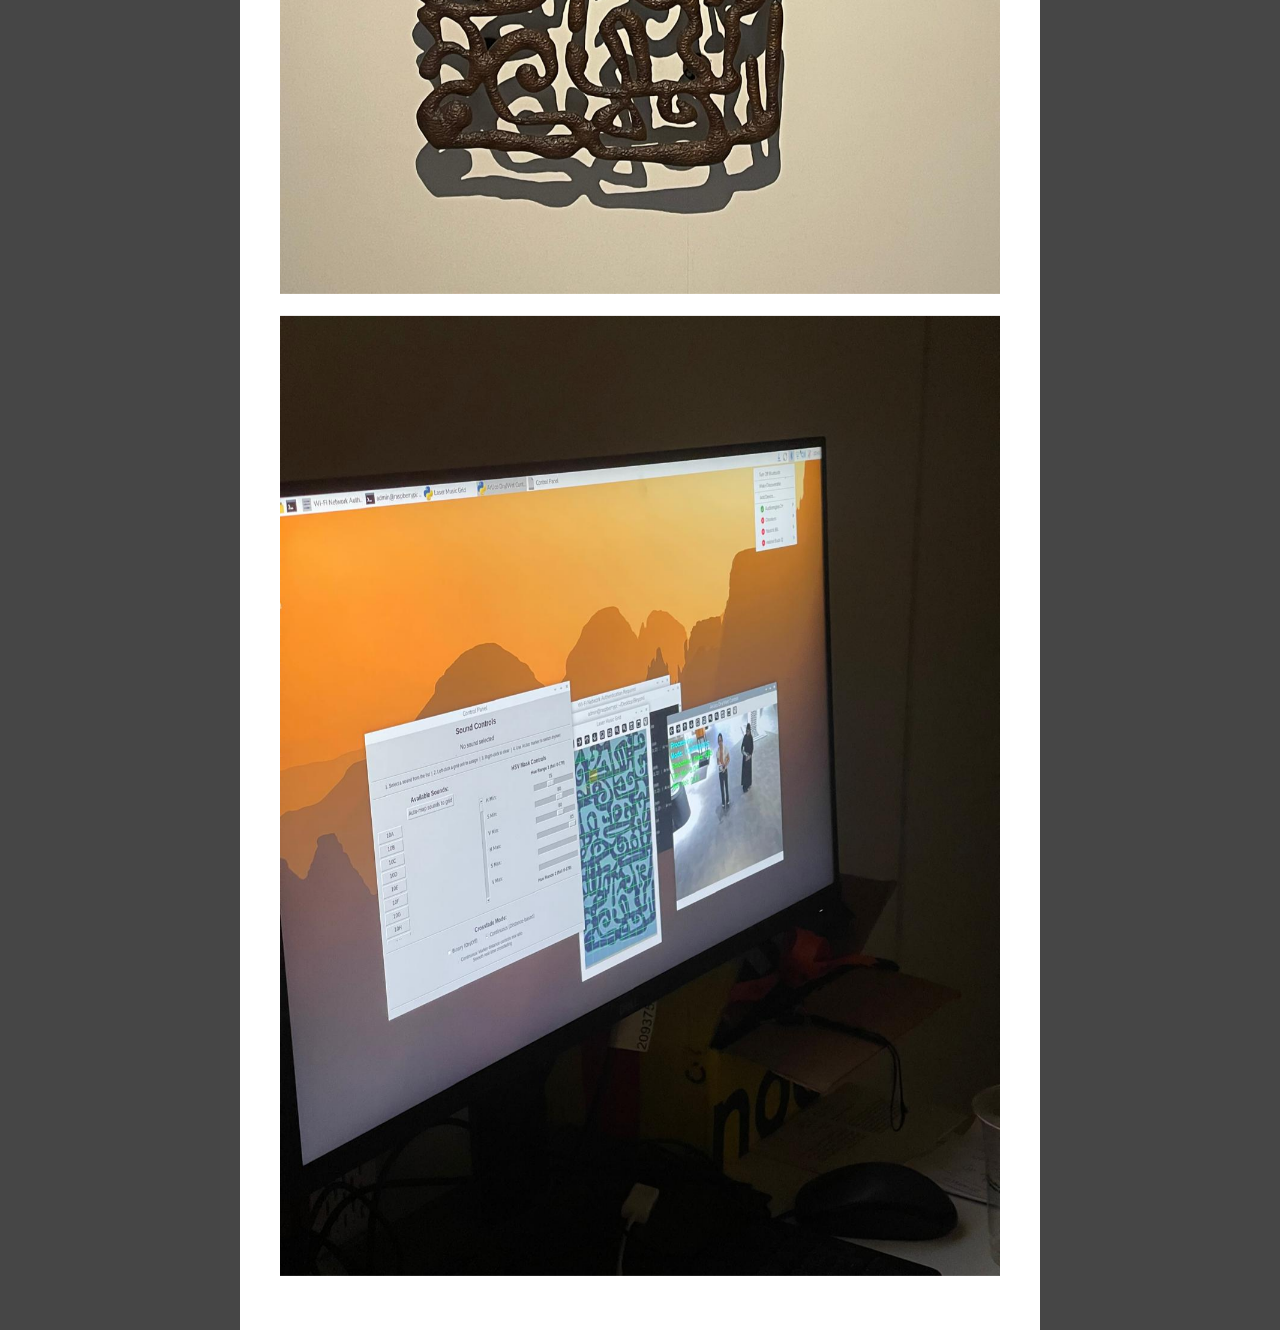
<file: week8.html>
<!doctype html>
<html lang="en">
  <head>
    <meta charset="UTF-8" />
    <title>Art Recall and Mihad Gallery</title>
    <link rel="stylesheet" href="assests/css/style.css" />
  </head>
  <body>
    <div class="decorative-icons" aria-hidden="true"></div>

    <h1>Art Recall New Features and Mihad Gallery</h1>

    <h2>Art Recall</h2>

    <p>
      This week focused on digging deep into the loyalty points idea, where
      visitors get a specific number of points for answering questions correctly
      on the quiz. Initially, the plan was to use a physical card to store all
      the visitor's scores and points. However, physical cards have a high
      chance of getting lost, can easily get corrupted or damaged, and create
      ongoing restock costs. Hence, we decided to implement a software solution.
    </p>

    <p>
      The original vision was to generate a digital pass directly in Apple
      Wallet or Google Wallet by having visitors tap their phone against a
      scanner at the end of the game. This couldn't be implemented because Apple
      Wallet requires an $99 year developer license to get passes, and there was
      no Android device available for testing Google Wallet.
    </p>
    <p>
      The next idea was using a QR code at the end of the game that redirects
      visitors to a web page displaying their scores. However, this also
      couldn’t be implemented because connecting the raspberry pi to the local
      Wi-Fi network wasn't possible. Which led to a simpler solution, displaying
      a unique user code at the end of the quiz. Visitors take down their code,
      which gets stored in a database with their scores. Each time a visitor
      returns to the museum, the screen asks if they are a new or returning
      user. Returning users enter their code to save their new score and view
      their past results. A quick feedback feature was also added at the end of
      the game to help measure how fun and clear the experience is for players.
    </p>

    <p align="center">
      <img src="images/week8/week8-01.png" />
    </p>

    <p>
      Another Feature, this week is the leaderboard feature. Each quiz category
      now has its own dedicated leaderboard to view daily and monthly rankings.
      A scroller option was also added so visitors who don't make the top list
      can still check their exact rank position.
    </p>

    <p>
      <img src="images/week8/week8-02.png" />
    </p>

    <p>
      There are more features that we are considering. One is a monthly
      analytics dashboard that displays detailed player metrics, such as which
      questions users get right or wrong most frequently and their overall
      accuracy percentages. This data could help with museum analytics,
      revealing if lower scores on specific artworks relate with the placement
      or lighting.
    </p>

    <p>
      Another feature, which is a new category, is a storyline mode that follows
      the exhibition from Gallery 1 to Gallery 7. In this mode, the game won't
      reveal or unlock the next question until you answer the current one
      correctly. If you get a question wrong, the quiz closes your attempt and
      tells you to go explore the exhibition a bit more before coming back to
      try again and continue the story.
    </p>

    <h2>Mihad Gallery</h2>
    <p>
      Out of all the exhibitions and museums visited so far, this one has the
      most interactive steup. To interact with the artwork, you pick up a
      handheld reader that projects a laser pointer onto the artwork. As you
      move the laser across different parts of the artwork, it triggers
      different sounds, it almost feels like you're playing a musical instrument
      using light.
    </p>

    <p>
      At first, I thought there might be a sensor inside the object itself, but
      the camera setup changed my mind. I think they are using computer vision
      algorithm that tracks the laser light on the artwork and plays the sounds
      based on where the pointer is moving
    </p>

    <p><img src="images/week8/week8-03.jpeg"/></p>
    <p><img src="images/week8/week8-04.jpeg"/></p>
  </body>
</html>
</file>
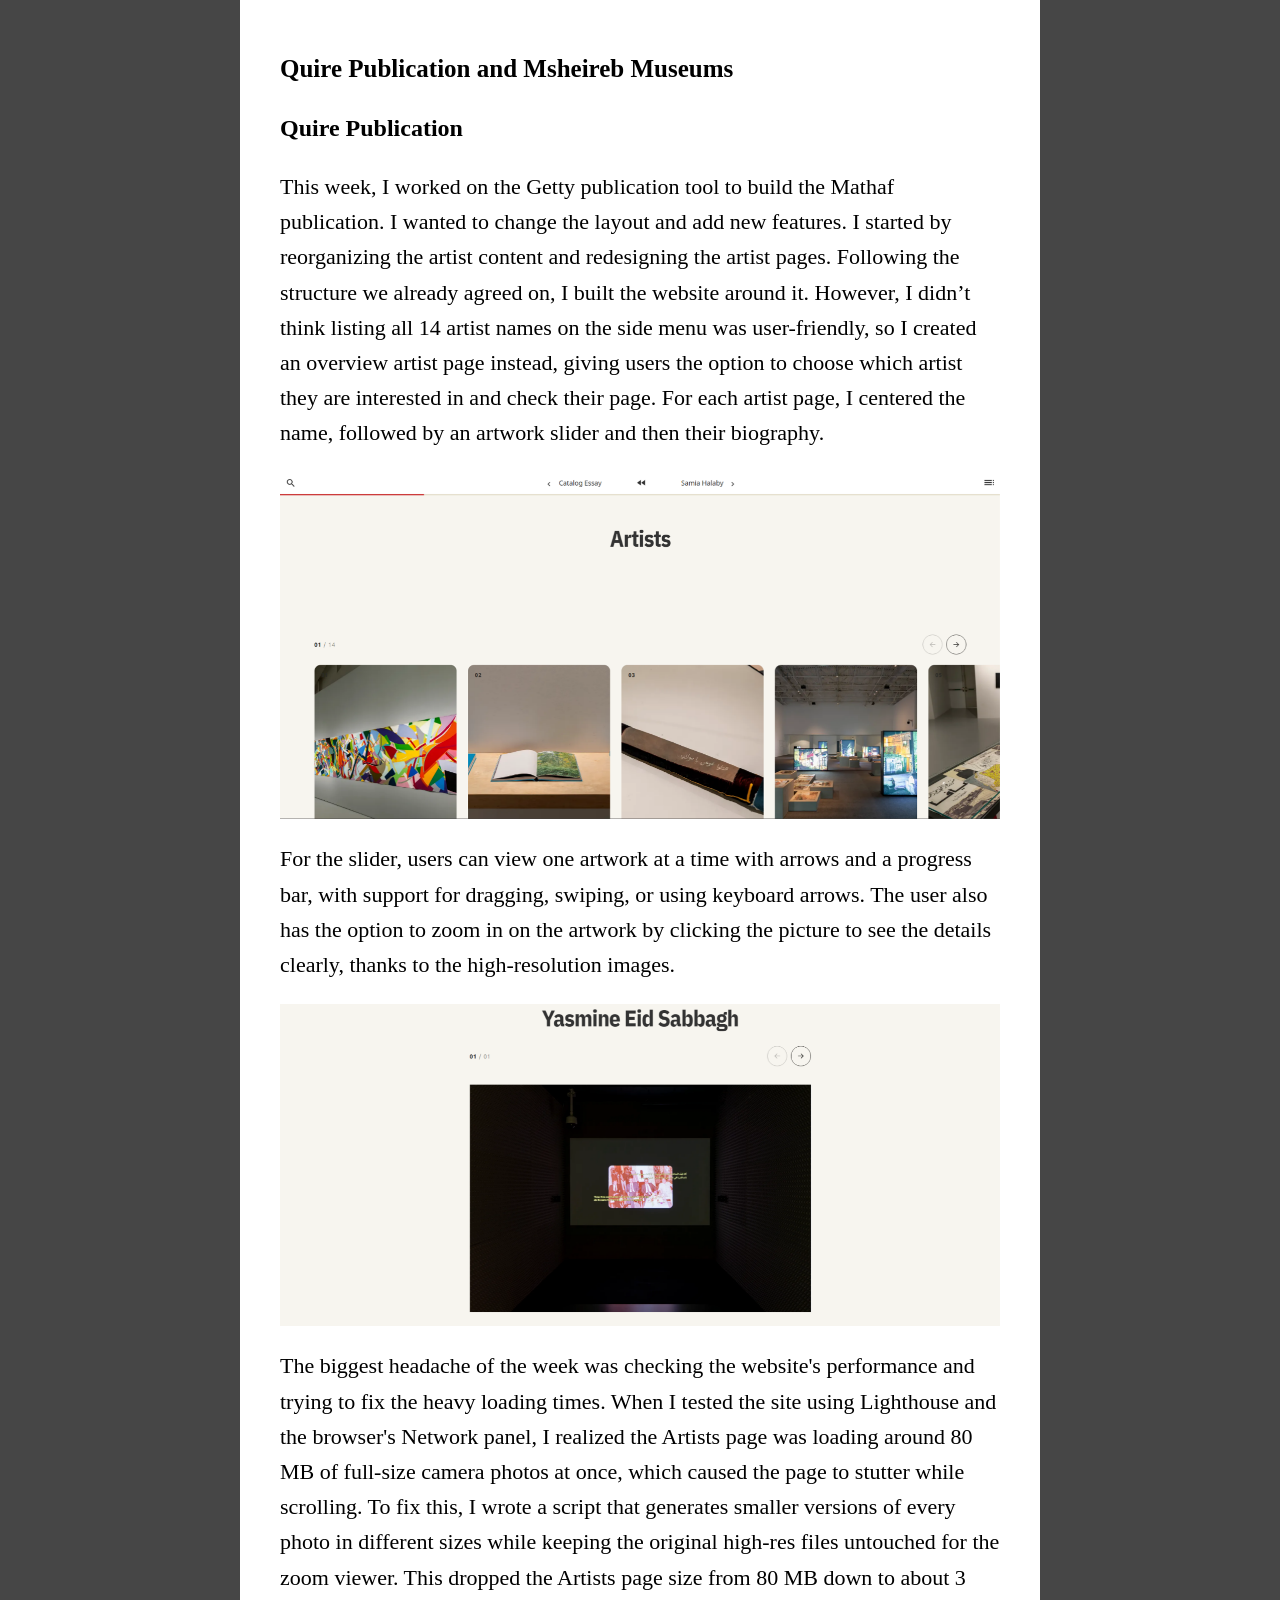
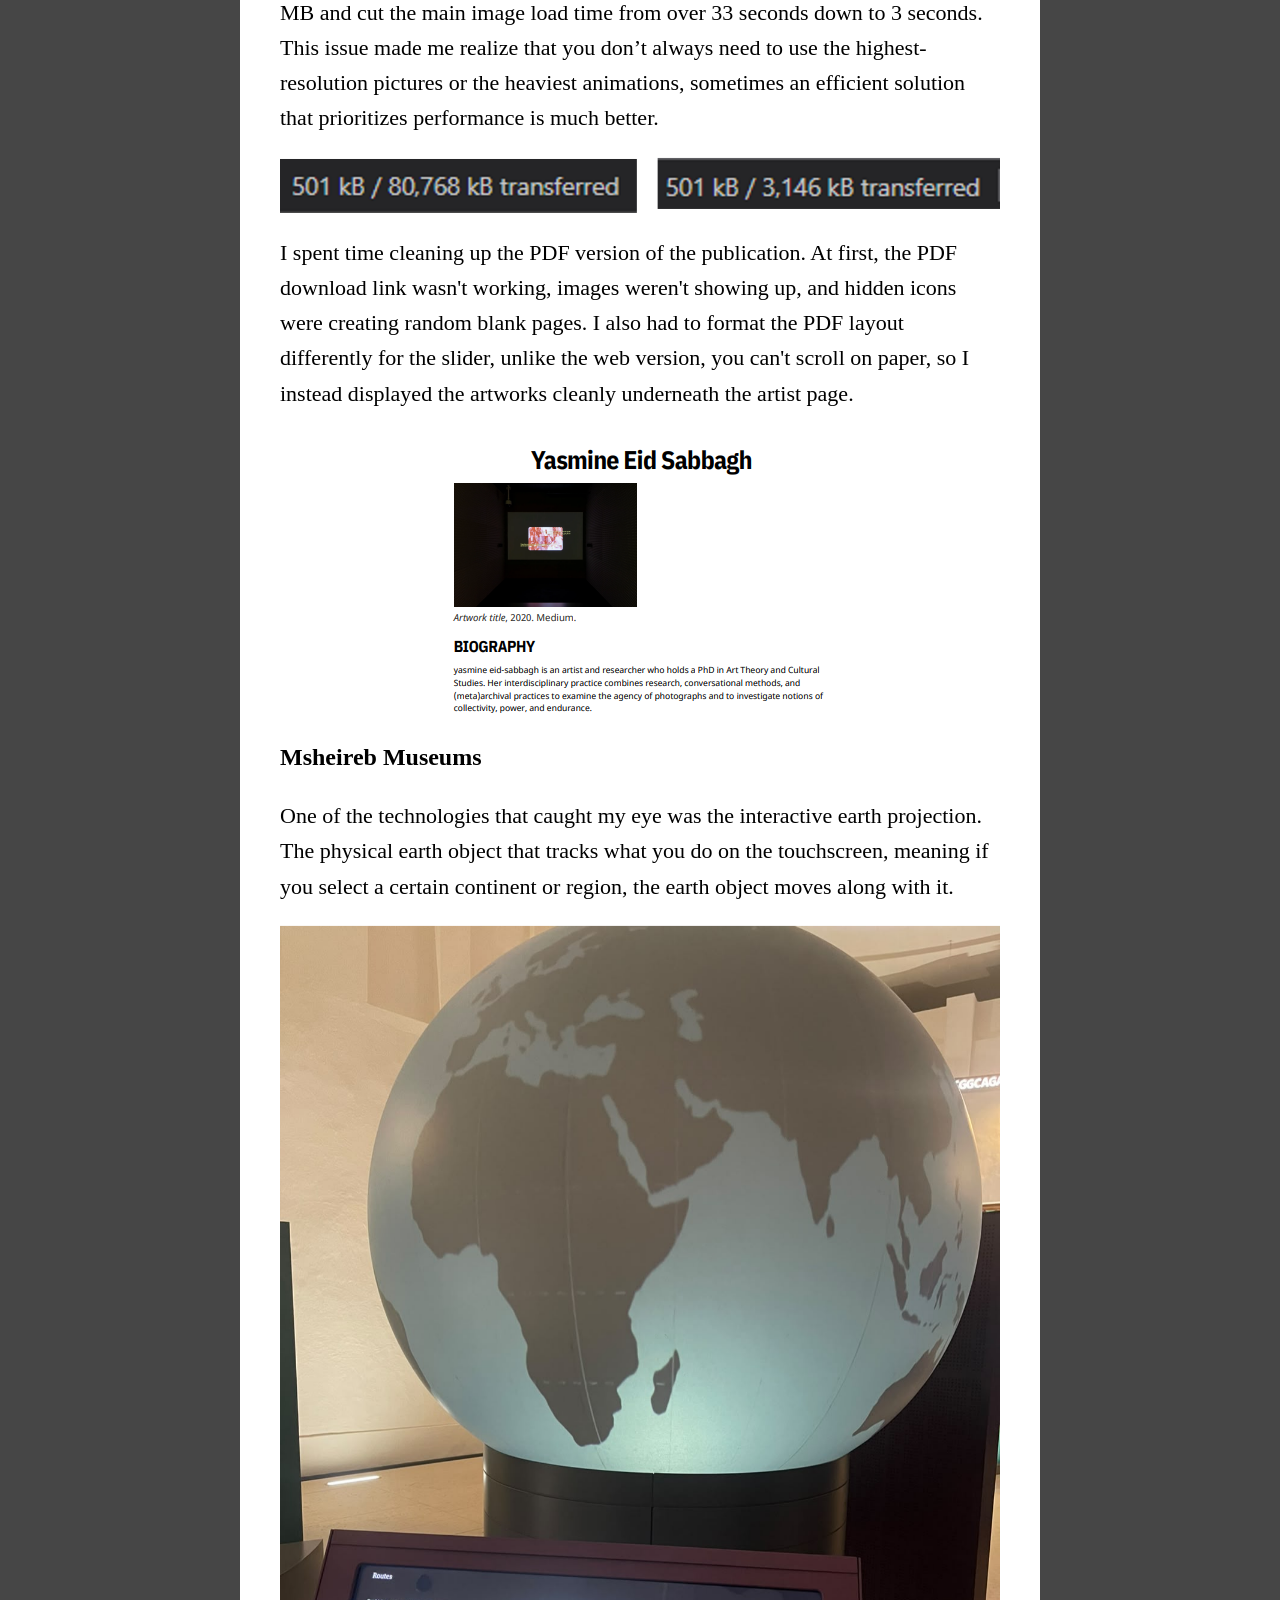
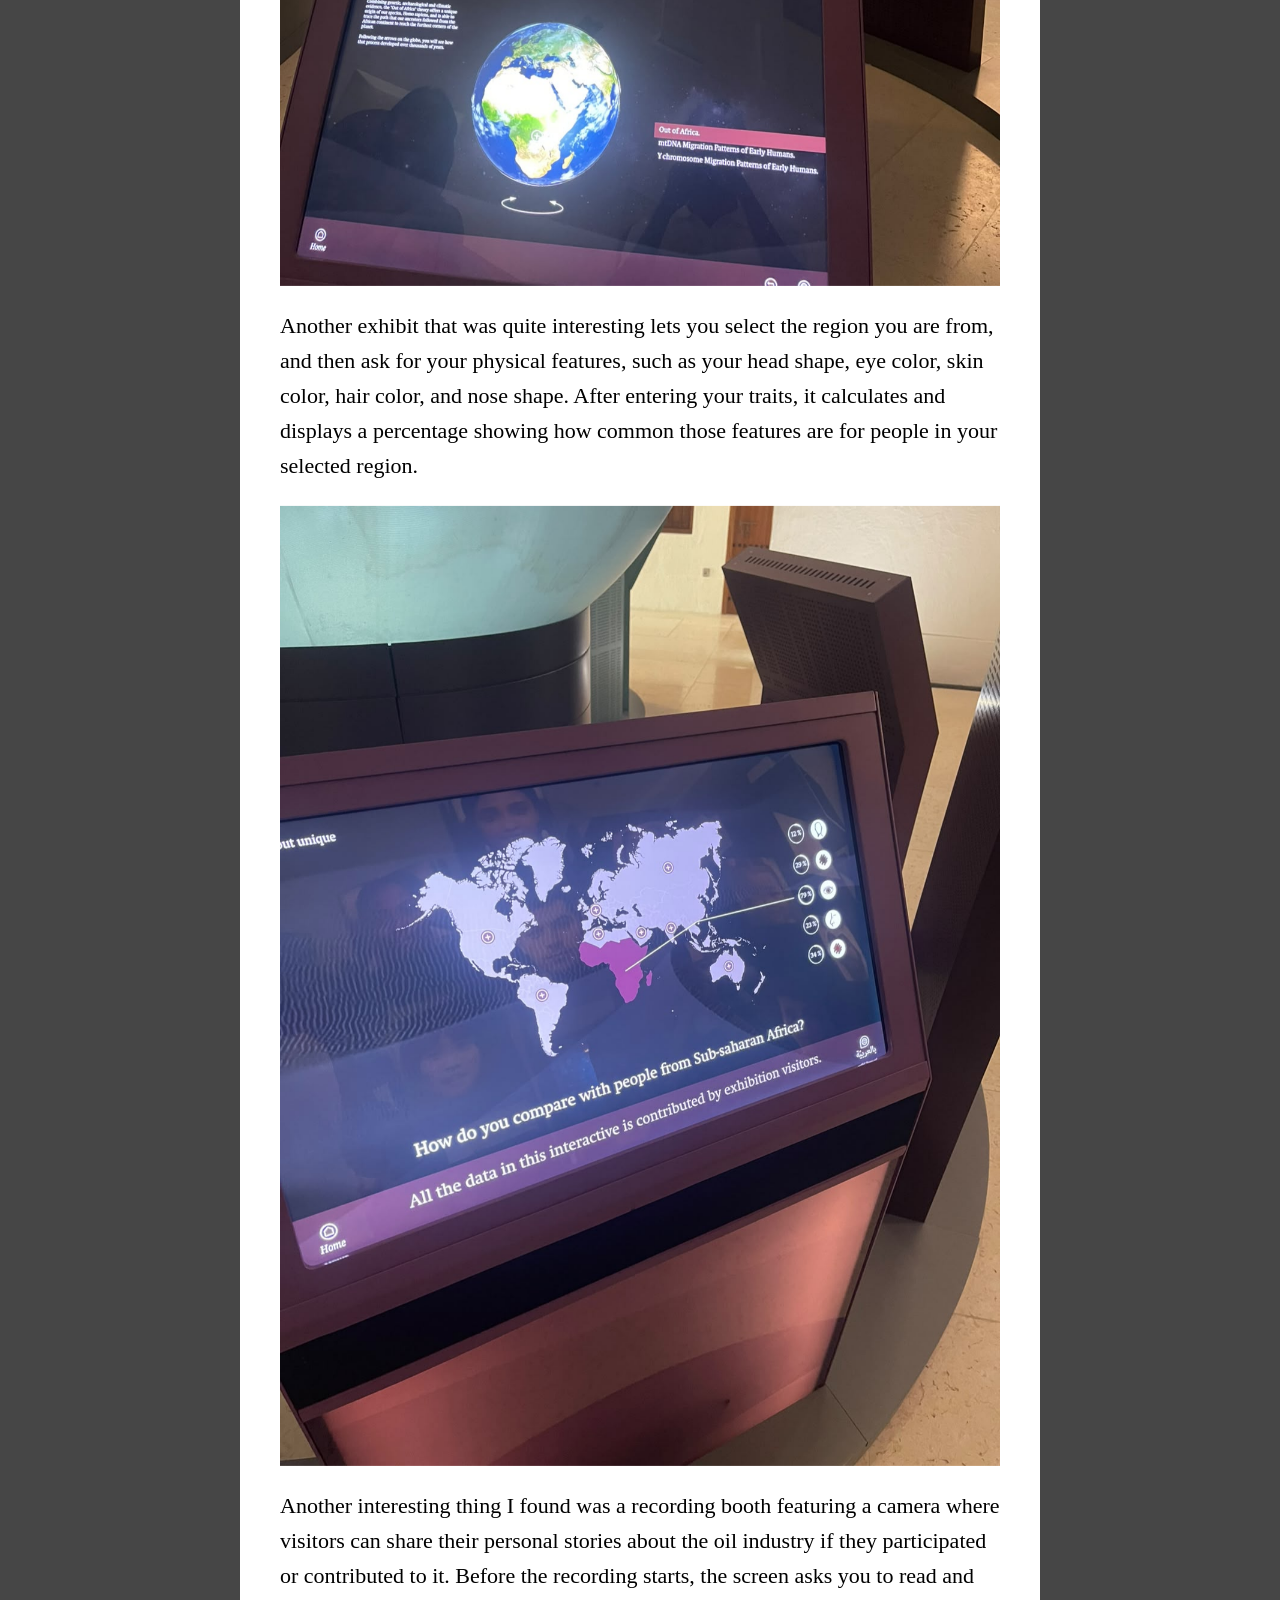
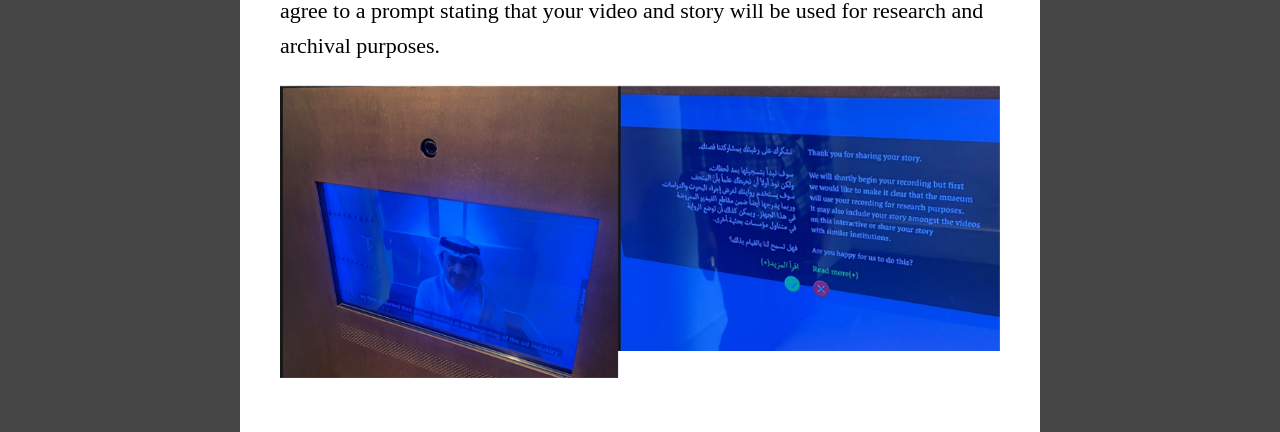
<file: week9.html>
<!doctype html>
<html lang="en">
  <head>
    <meta charset="UTF-8" />
    <title>Art Recall and Mihad Gallery</title>
    <link rel="stylesheet" href="assests/css/style.css" />
  </head>
  <body>
    <div class="decorative-icons" aria-hidden="true"></div>

    <h1>Quire Publication and Msheireb Museums</h1>

    <h2>Quire Publication</h2>
    <p>
      This week, I worked on the Getty publication tool to build the Mathaf
      publication. I wanted to change the layout and add new features. I started
      by reorganizing the artist content and redesigning the artist pages.
      Following the structure we already agreed on, I built the website around
      it. However, I didn’t think listing all 14 artist names on the side menu
      was user-friendly, so I created an overview artist page instead, giving
      users the option to choose which artist they are interested in and check
      their page. For each artist page, I centered the name, followed by an
      artwork slider and then their biography.
    </p>

    <p align="center">
      <img src="images/week9/week9-01.png" />
    </p>

    <p>
      For the slider, users can view one artwork at a time with arrows and a
      progress bar, with support for dragging, swiping, or using keyboard
      arrows. The user also has the option to zoom in on the artwork by clicking
      the picture to see the details clearly, thanks to the high-resolution
      images.
    </p>

    <p align="center">
      <img src="images/week9/week9-02.png" />
    </p>

    <p>
      The biggest headache of the week was checking the website's performance
      and trying to fix the heavy loading times. When I tested the site using
      Lighthouse and the browser's Network panel, I realized the Artists page
      was loading around 80 MB of full-size camera photos at once, which caused
      the page to stutter while scrolling. To fix this, I wrote a script that
      generates smaller versions of every photo in different sizes while keeping
      the original high-res files untouched for the zoom viewer. This dropped
      the Artists page size from 80 MB down to about 3 MB and cut the main image
      load time from over 33 seconds down to 3 seconds. This issue made me
      realize that you don’t always need to use the highest-resolution pictures
      or the heaviest animations, sometimes an efficient solution that
      prioritizes performance is much better.
    </p>
    <p align="center">
      <img src="images/week9/week9-03.png" />
    </p>

    <p>
      I spent time cleaning up the PDF version of the publication. At first, the
      PDF download link wasn't working, images weren't showing up, and hidden
      icons were creating random blank pages. I also had to format the PDF
      layout differently for the slider, unlike the web version, you can't
      scroll on paper, so I instead displayed the artworks cleanly underneath
      the artist page.
    </p>

    <p align="center">
      <img src="images/week9/week9-04.png" />
    </p>

    <h2>Msheireb Museums</h2>
    <p>
      One of the technologies that caught my eye was the interactive earth
      projection. The physical earth object that tracks what you do on the
      touchscreen, meaning if you select a certain continent or region, the
      earth object moves along with it.
    </p>

    <p align="center">
      <img src="images/week9/week9-05.png" />
    </p>

    <p>
      Another exhibit that was quite interesting lets you select the region you
      are from, and then ask for your physical features, such as your head
      shape, eye color, skin color, hair color, and nose shape. After entering
      your traits, it calculates and displays a percentage showing how common
      those features are for people in your selected region.
    </p>
    <p align="center">
      <img src="images/week9/week9-06.png" />
    </p>

    <p>
      Another interesting thing I found was a recording booth featuring a camera
      where visitors can share their personal stories about the oil industry if
      they participated or contributed to it. Before the recording starts, the
      screen asks you to read and agree to a prompt stating that your video and
      story will be used for research and archival purposes.
    </p>

    <p align="center">
      <img src="images/week9/week9-07.png" />
    </p>

  </body>
</html>
</file>
<file: assests/css/style.css>
body {
  font-family: 'Sakkal Majalla', 'Times New Roman', serif;
  font-size: 22px;
  max-width: 800px;
  margin: 0 auto;
  padding: 32px 40px;
  line-height: 1.6;
  background: #ffffff;
  box-sizing: border-box;
}

.index-page {
  max-width: none;
  min-height: 100vh;
  background: #464646;
  color: #ffffff;
}

.index-page h1 {
  font-size: 50px;
  text-align: center;
}

.index-page ul {
  font-size: 36px;
  list-style: none;
  padding-left: 0;
  text-align: left;
}

.index-page a {
  color: #ffffff;
}

h1{
  font-size: 25px;
}
h2 {
  font-size: 24px;

}

html {
  background: #464646;
}

.decorative-icons {
  position: fixed;
  inset: 0;
  pointer-events: none;
  z-index: 0;
}

.decorative-icons img {
  position: absolute;
}

body > *:not(.decorative-icons) {
  position: relative;
  z-index: 1;
}

body img {
  display: block;
  max-width: 100%;
  height: auto;
  margin: 20px auto;
}

body img[src*="week2-08"] {
  max-height: 600px;
  width: auto;
}

@media (max-width: 880px) {
  .decorative-icons {
    display: none;
  }

  body {
    padding: 24px;
  }
}

.center-img {
  text-align: center;
  margin: 20px 0;
}

.center-img img {
  max-width: 100%;
  height: auto;
}
</file>
